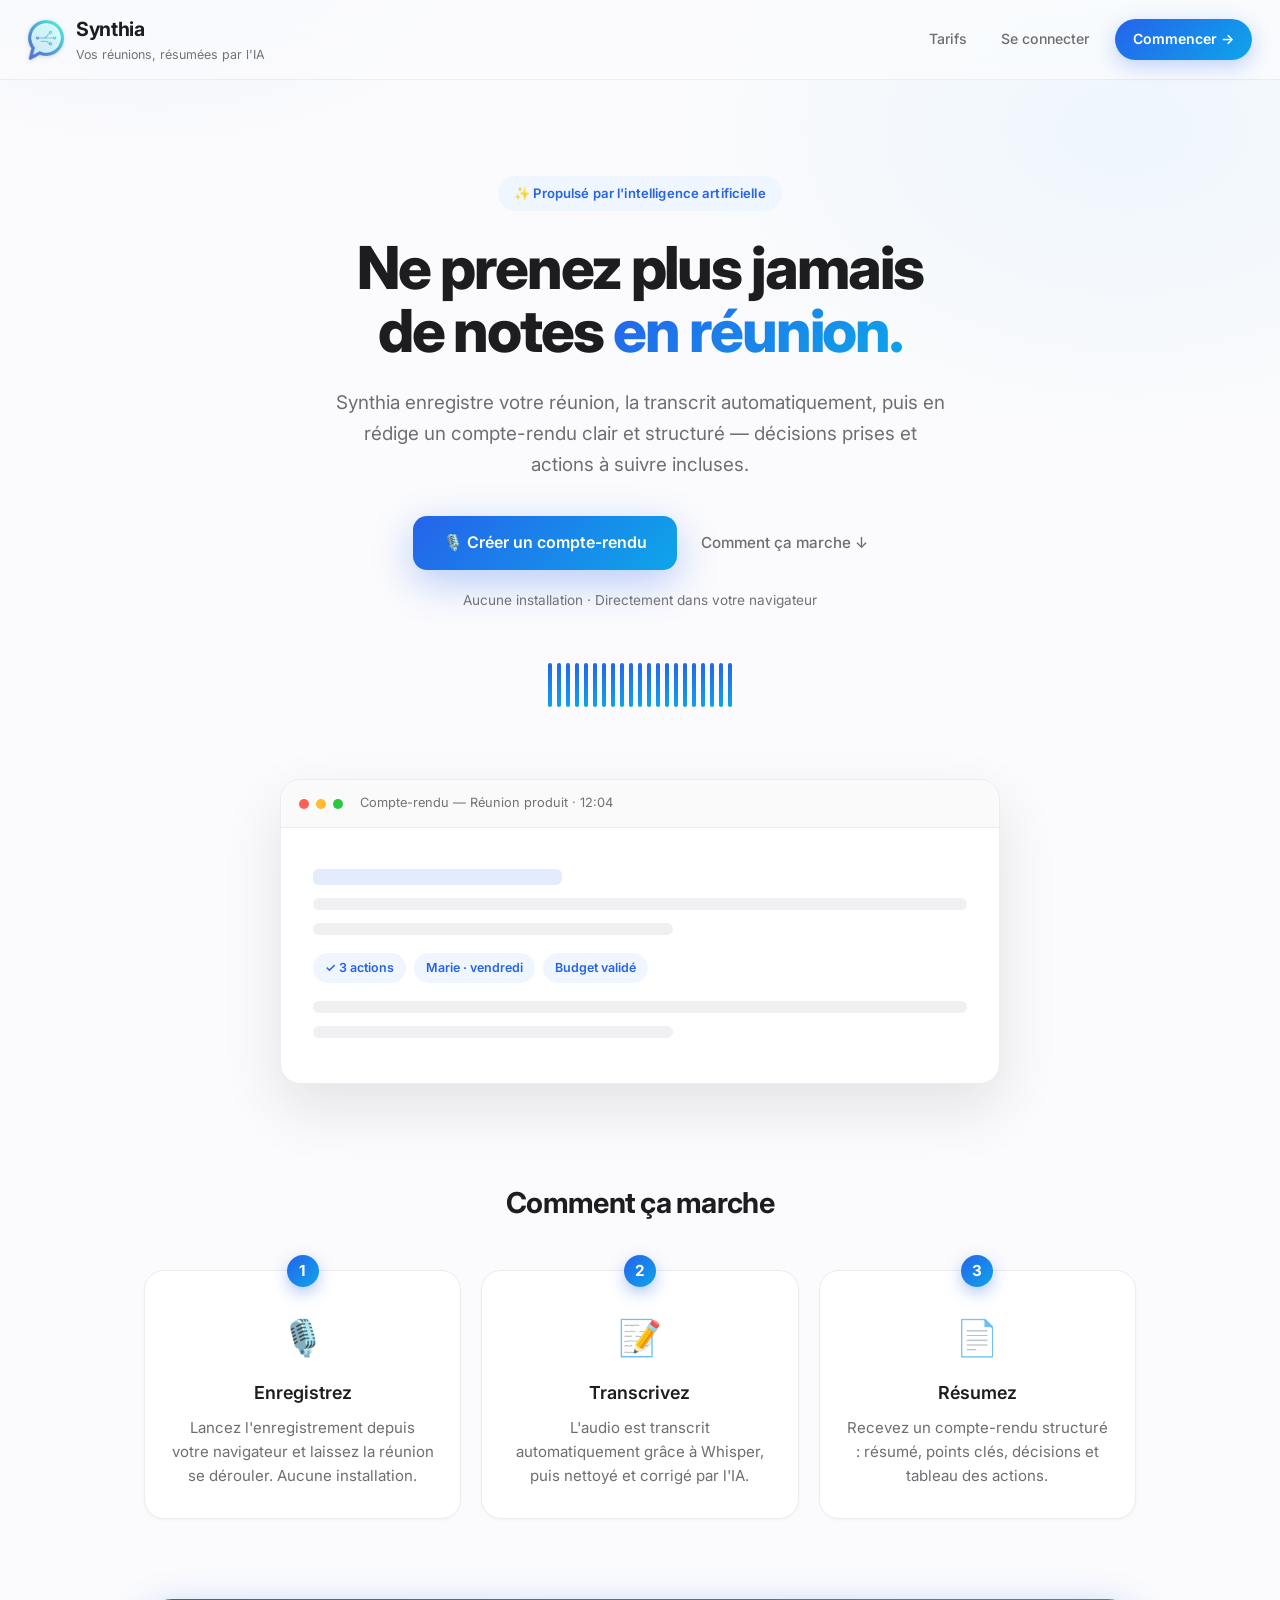
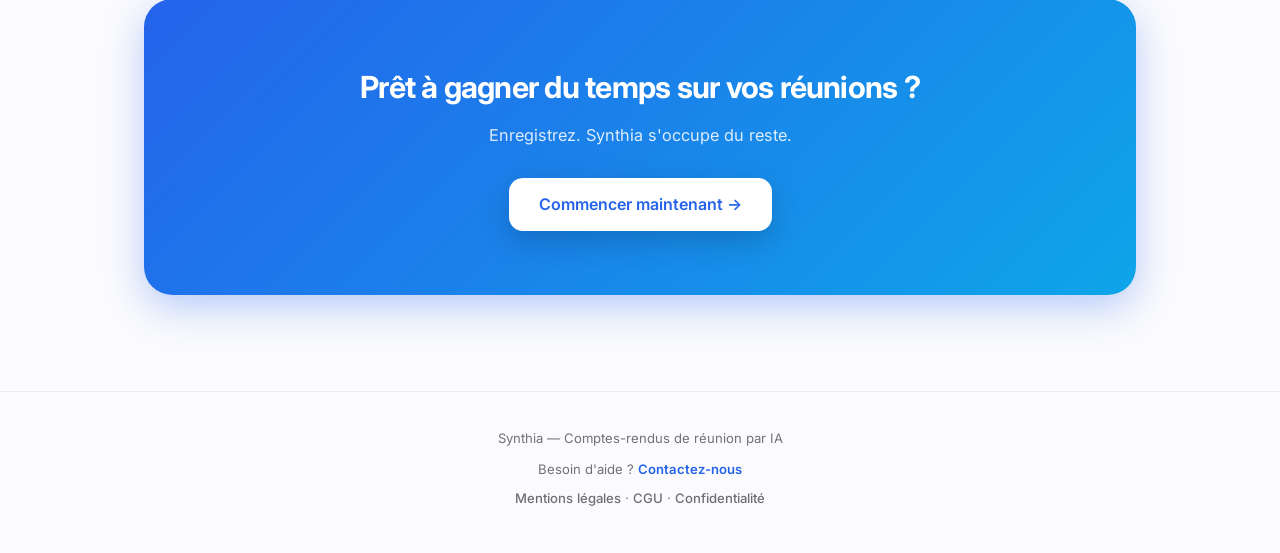
<file: index.html>
<!DOCTYPE html>
<html lang="fr">
<head>
  <meta charset="UTF-8">
  <meta name="viewport" content="width=device-width, initial-scale=1.0">
  <title>Synthia — Vos réunions, résumées par l'IA</title>
  <meta name="description" content="Enregistrez votre réunion : Synthia la transcrit et rédige un compte-rendu structuré avec les décisions et les actions à suivre.">
  <!-- Aperçu lors d'un partage (Slack, LinkedIn, etc.) -->
  <meta property="og:type" content="website">
  <meta property="og:site_name" content="Synthia">
  <meta property="og:title" content="Synthia — Vos réunions, résumées par l'IA">
  <meta property="og:description" content="Enregistrez votre réunion : transcription automatique, compte-rendu structuré, décisions et actions à suivre.">
  <meta property="og:image" content="https://synthia-hvl1.onrender.com/og-image.png">
  <meta property="og:url" content="https://synthia-hvl1.onrender.com/">
  <meta name="twitter:card" content="summary">
  <link rel="preconnect" href="https://fonts.googleapis.com">
  <link rel="preconnect" href="https://fonts.gstatic.com" crossorigin>
  <link href="https://fonts.googleapis.com/css2?family=Inter:wght@400;500;600;700;800&display=swap" rel="stylesheet">
      <link rel="icon" href="favicon.ico?v=2" sizes="any">
  <link rel="icon" href="favicon-32.png?v=2" type="image/png" sizes="32x32">
  <link rel="apple-touch-icon" href="apple-touch-icon.png?v=2">
  <link rel="manifest" href="manifest.json">
  <meta name="theme-color" content="#2563eb">
  <link rel="stylesheet" href="style.css?v=20260708">
  <script src="config.js?v=20260708"></script>
  <script>document.documentElement.classList.add("js");</script>
  <script src="nav.js?v=20260708" defer></script>
</head>
<body class="page-landing">
  <header data-nav></header>

  <main>
    <!-- Hero -->
    <section class="hero">
      <span class="eyebrow rise">✨ Propulsé par l'intelligence artificielle</span>
      <h2 class="hero-titre rise d1">Ne prenez plus jamais<br>de notes <span class="grad-text">en réunion.</span></h2>
      <p class="hero-pitch rise d2">
        Synthia enregistre votre réunion, la transcrit automatiquement, puis en rédige
        un compte-rendu clair et structuré — décisions prises et actions à suivre incluses.
      </p>
      <div class="hero-actions rise d3">
        <a href="app.html" class="cta">🎙️ Créer un compte-rendu</a>
        <a href="#etapes" class="lien-doux">Comment ça marche ↓</a>
      </div>
      <p class="hero-note rise d4">Aucune installation · Directement dans votre navigateur</p>
      <div class="hero-wave rise d4" aria-hidden="true">
        <span style="--i:0"></span><span style="--i:1"></span><span style="--i:2"></span>
        <span style="--i:3"></span><span style="--i:4"></span><span style="--i:5"></span>
        <span style="--i:6"></span><span style="--i:7"></span><span style="--i:8"></span>
        <span style="--i:9"></span><span style="--i:10"></span><span style="--i:11"></span>
        <span style="--i:12"></span><span style="--i:13"></span><span style="--i:14"></span>
        <span style="--i:15"></span><span style="--i:16"></span><span style="--i:17"></span>
        <span style="--i:18"></span><span style="--i:19"></span><span style="--i:20"></span>
      </div>
    </section>

    <!-- Vitrine produit (fenêtre factice, purement décorative) -->
    <section class="vitrine reveal" aria-hidden="true">
      <div class="fenetre">
        <div class="fenetre-barre">
          <span></span><span></span><span></span>
          <em>Compte-rendu — Réunion produit · 12:04</em>
        </div>
        <div class="fenetre-corps">
          <div class="ligne titre"></div>
          <div class="ligne"></div>
          <div class="ligne courte"></div>
          <div class="chips">
            <span class="chip">✓ 3 actions</span>
            <span class="chip">Marie · vendredi</span>
            <span class="chip">Budget validé</span>
          </div>
          <div class="ligne"></div>
          <div class="ligne courte"></div>
        </div>
      </div>
    </section>

    <!-- Comment ça marche -->
    <section id="etapes" class="section-etapes">
      <div class="conteneur">
        <h3 class="section-titre reveal">Comment ça marche</h3>
        <div class="etapes">
          <article class="etape reveal d1">
            <div class="etape-numero">1</div>
            <div class="etape-icone">🎙️</div>
            <h4>Enregistrez</h4>
            <p>Lancez l'enregistrement depuis votre navigateur et laissez la réunion se dérouler. Aucune installation.</p>
          </article>
          <article class="etape reveal d2">
            <div class="etape-numero">2</div>
            <div class="etape-icone">📝</div>
            <h4>Transcrivez</h4>
            <p>L'audio est transcrit automatiquement grâce à Whisper, puis nettoyé et corrigé par l'IA.</p>
          </article>
          <article class="etape reveal d3">
            <div class="etape-numero">3</div>
            <div class="etape-icone">📄</div>
            <h4>Résumez</h4>
            <p>Recevez un compte-rendu structuré : résumé, points clés, décisions et tableau des actions.</p>
          </article>
        </div>
      </div>
    </section>

    <!-- CTA final -->
    <section class="section-fin">
      <div class="conteneur">
        <div class="bande-cta reveal">
          <h3>Prêt à gagner du temps sur vos réunions ?</h3>
          <p>Enregistrez. Synthia s'occupe du reste.</p>
          <a href="app.html" class="cta cta-inverse">Commencer maintenant →</a>
        </div>
      </div>
    </section>
  </main>

  <footer class="pied" data-pied></footer>

  <script>
    // Révélation au scroll (décoratif uniquement)
    const observateur = new IntersectionObserver((entrees) => {
      entrees.forEach((e) => {
        if (e.isIntersecting) {
          e.target.classList.add("visible");
          observateur.unobserve(e.target);
        }
      });
    }, { threshold: 0.15 });
    document.querySelectorAll(".reveal").forEach((el) => observateur.observe(el));
  </script>
</body>
</html>
</file>
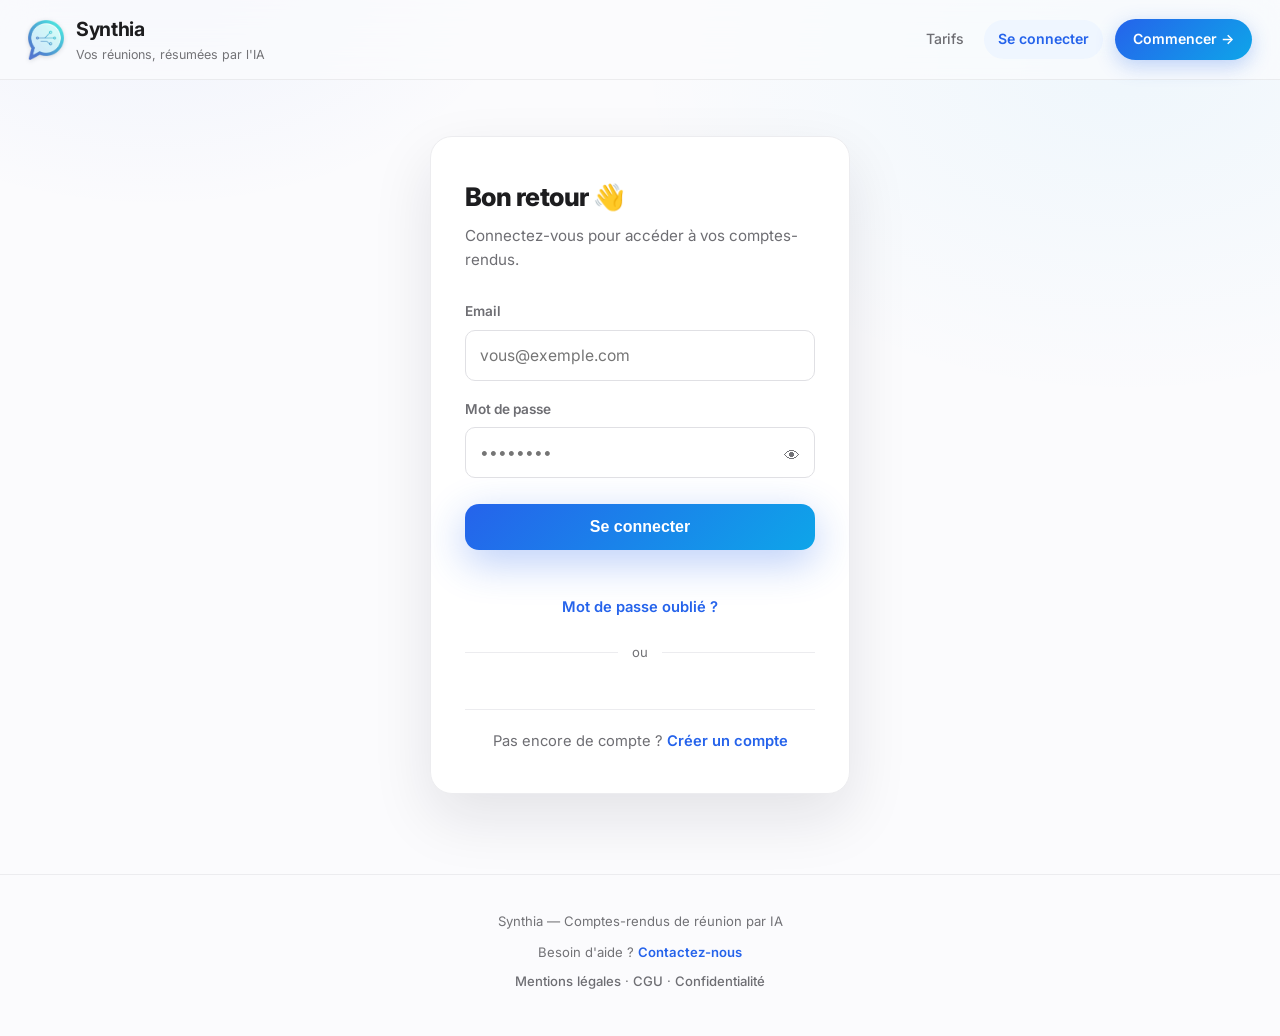
<file: app.html>
<!DOCTYPE html>
<html lang="fr">
<head>
  <meta charset="UTF-8">
  <meta name="viewport" content="width=device-width, initial-scale=1.0">
  <title>Synthia — Nouvelle réunion</title>
  <link rel="preconnect" href="https://fonts.googleapis.com">
  <link rel="preconnect" href="https://fonts.gstatic.com" crossorigin>
  <link href="https://fonts.googleapis.com/css2?family=Inter:wght@400;500;600;700;800&display=swap" rel="stylesheet">
      <link rel="icon" href="favicon.ico?v=2" sizes="any">
  <link rel="icon" href="favicon-32.png?v=2" type="image/png" sizes="32x32">
  <link rel="apple-touch-icon" href="apple-touch-icon.png?v=2">
  <link rel="manifest" href="manifest.json">
  <meta name="theme-color" content="#2563eb">
  <link rel="stylesheet" href="style.css?v=20260708">
  <script src="config.js?v=20260708"></script>
  <script src="auth.js?v=20260708"></script>
  <!-- Page protégée : sans jeton valide, on redirige vers la connexion. -->
  <script>exigerAuth();</script>
  <script src="nav.js?v=20260708" defer></script>
</head>
<body class="page-record">
  <header data-nav></header>

  <main class="scene">
    <div class="enregistreur">
      <p class="etat-label rise" id="etatLabel">Prêt à enregistrer</p>

      <!-- Bouton micro central (bascule enregistrer / stop) -->
      <button id="btnMicro" class="btn-micro rise d1" aria-label="Démarrer l'enregistrement">
        <!-- icône micro -->
        <svg class="icone-micro" viewBox="0 0 24 24" fill="none" stroke="currentColor" stroke-width="2" stroke-linecap="round" stroke-linejoin="round">
          <path d="M12 1a3 3 0 0 0-3 3v8a3 3 0 0 0 6 0V4a3 3 0 0 0-3-3z"></path>
          <path d="M19 10v2a7 7 0 0 1-14 0v-2"></path>
          <line x1="12" y1="19" x2="12" y2="23"></line>
          <line x1="8" y1="23" x2="16" y2="23"></line>
        </svg>
        <!-- icône stop -->
        <svg class="icone-stop" viewBox="0 0 24 24" fill="currentColor">
          <rect x="6" y="6" width="12" height="12" rx="3"></rect>
        </svg>
      </button>

      <!-- Waveform (visible pendant l'enregistrement) -->
      <div class="waveform cache" id="waveform" aria-hidden="true"></div>

      <!-- Chrono -->
      <p class="timer cache" id="timer">00:00</p>

      <!-- Sous-texte d'aide -->
      <p class="sous-texte rise d2" id="sousTexte">Cliquez sur le micro pour démarrer</p>

      <!-- Réglages discrets -->
      <div class="reglages rise d3" id="reglages">
        <div class="reglage">
          <label for="typeReunion">Type de réunion</label>
          <select id="typeReunion">
            <option value="suivi">Suivi / avancement</option>
            <option value="echange_externe">Échange externe</option>
            <option value="decision">Prise de décision</option>
            <option value="projet">Travail de projet</option>
            <option value="general">Général / autre</option>
          </select>
        </div>
        <div class="reglage">
          <label for="format">Format</label>
          <select id="format">
            <option value="concis">Concis (l'essentiel)</option>
            <option value="détaillé">Détaillé (complet)</option>
          </select>
        </div>
        <div class="reglage">
          <label for="langue">Langue de l'audio</label>
          <select id="langue">
            <option value="">Automatique (détection)</option>
            <option value="fr">Français</option>
            <option value="en">Anglais</option>
            <option value="es">Espagnol</option>
            <option value="de">Allemand</option>
            <option value="it">Italien</option>
            <option value="pt">Portugais</option>
            <option value="nl">Néerlandais</option>
            <option value="ar">Arabe</option>
            <option value="ja">Japonais</option>
            <option value="zh">Chinois</option>
          </select>
        </div>
      </div>
    </div>
  </main>

  <!-- Overlay de chargement (après Stop, pendant le traitement backend) -->
  <div class="overlay-chargement cache" id="overlayChargement">
    <div class="ondes-chargement">
      <span></span><span></span><span></span><span></span><span></span>
    </div>
    <p class="texte-chargement" id="texteChargement">Analyse de votre réunion en cours…</p>
    <div class="barre-progression">
      <div class="barre-remplissage" id="barreRemplissage"></div>
    </div>
    <p class="pourcentage" id="pourcentageTexte">0 %</p>
    <p class="sous-chargement">Les longues réunions sont découpées, puis résumées partie par partie.</p>
    <p class="erreur-chargement cache" id="erreurChargement"></p>
    <a href="tarifs.html" class="cta cache" id="erreurCtaTarifs" style="margin-top: 6px;">Voir les offres →</a>
  </div>

  <script>
    // ---- Pré-remplissage des réglages avec les préférences de l'utilisateur ----
    (async () => {
      try {
        const reponse = await fetchAuth(API_BASE_URL + "/preferences");
        const prefs = await reponse.json();
        document.getElementById("typeReunion").value = prefs.type_reunion;
        document.getElementById("format").value = prefs.format;
      } catch (erreur) {
        // Échec silencieux : on garde simplement les valeurs par défaut des select.
      }
    })();

    // ---- Éléments ----
    const btnMicro = document.getElementById("btnMicro");
    const etatLabel = document.getElementById("etatLabel");
    const sousTexte = document.getElementById("sousTexte");
    const reglages = document.getElementById("reglages");
    const waveform = document.getElementById("waveform");
    const timerEl = document.getElementById("timer");
    const overlay = document.getElementById("overlayChargement");
    const erreurChargement = document.getElementById("erreurChargement");
    const texteChargement = document.getElementById("texteChargement");
    const barreRemplissage = document.getElementById("barreRemplissage");
    const pourcentageTexte = document.getElementById("pourcentageTexte");

    // ---- État / variables ----
    let etat = "idle"; // idle | recording
    let mediaRecorder;
    let morceauxAudio = [];
    let flux;

    // Waveform réactive (Web Audio)
    let audioCtx, analyser, rafId;
    const NB_BARRES = 32;
    const barres = [];

    // On génère les barres de la waveform une fois
    for (let i = 0; i < NB_BARRES; i++) {
      const b = document.createElement("span");
      b.className = "barre";
      b.style.setProperty("--i", i);
      waveform.appendChild(b);
      barres.push(b);
    }

    // Chrono
    let secondes = 0, timerInterval;

    // ---- Clic sur le micro : bascule ----
    btnMicro.onclick = function () {
      if (etat === "idle") demarrerEnregistrement();
      else if (etat === "recording") arreterEnregistrement();
    };

    // ---- Démarrer (logique MediaRecorder inchangée) ----
    async function demarrerEnregistrement() {
      flux = await navigator.mediaDevices.getUserMedia({ audio: true });
      mediaRecorder = new MediaRecorder(flux);
      morceauxAudio = [];

      mediaRecorder.ondataavailable = (event) => morceauxAudio.push(event.data);

      mediaRecorder.onstop = async function () {
        const blobAudio = new Blob(morceauxAudio, { type: "audio/webm" });
        passerEnChargement();
        await envoyerAuBackend(blobAudio);
      };

      mediaRecorder.start();
      demarrerWaveform();
      demarrerTimer();
      passerEnEnregistrement();
    }

    // ---- Arrêter ----
    function arreterEnregistrement() {
      mediaRecorder.stop();               // déclenche onstop -> envoyerAuBackend
      flux.getTracks().forEach((t) => t.stop());
      arreterWaveform();
      arreterTimer();
    }

    // ---- Envoi au backend en mode ASYNCHRONE + suivi de progression ----
    async function envoyerAuBackend(blobAudio) {
      const typeReunion = document.getElementById("typeReunion").value;
      const format = document.getElementById("format").value;

      const donnees = new FormData();
      donnees.append("fichier", blobAudio, "enregistrement.webm");
      donnees.append("type_reunion", typeReunion);
      donnees.append("format", format);
      const langue = document.getElementById("langue").value;
      if (langue) donnees.append("langue", langue);  // vide = détection auto

      try {
        // 1. On lance le traitement : le backend répond aussitôt avec un job_id
        const reponse = await fetchAuth(API_BASE_URL + "/transcrire-async", {
          method: "POST",
          body: donnees,
        });
        const donneesJob = await reponse.json();

        // Quota mensuel dépassé (402) : on bloque avec un message clair, pas
        // d'appel Groq/Gemini n'a été fait côté serveur dans ce cas.
        if (reponse.status === 402) {
          afficherBlocageQuota(donneesJob.detail);
          return;
        }
        if (!reponse.ok) {
          afficherErreurChargement(donneesJob.detail || "Le serveur a refusé la demande.");
          return;
        }

        // 2. On suit la progression jusqu'à la fin
        suivreProgression(donneesJob.job_id, typeReunion, format);
      } catch (erreur) {
        afficherErreurChargement(erreur);
      }
    }

    // ---- Estimation du temps restant, basée sur la vitesse observée ----
    // On garde les premiers/derniers relevés (instant, %) et on extrapole.
    let etaDebut = null;
    function estimerRestant(pourcentage) {
      const maintenant = Date.now();
      if (etaDebut === null || pourcentage <= 0) {
        etaDebut = { t: maintenant, p: pourcentage };
        return "";
      }
      const progression = pourcentage - etaDebut.p;
      if (progression < 3) return "";           // pas assez de recul pour estimer
      const msParPoint = (maintenant - etaDebut.t) / progression;
      const restantS = Math.round((100 - pourcentage) * msParPoint / 1000);
      if (restantS < 10) return "quelques secondes restantes";
      if (restantS < 90) return `~${Math.max(10, Math.round(restantS / 10) * 10)} s restantes`;
      return `~${Math.round(restantS / 60)} min restantes`;
    }

    // ---- Interrogation régulière de la progression (toutes les ~1 s) ----
    function suivreProgression(jobId, typeReunion, format) {
      etaDebut = null;
      const sonder = async function () {
        try {
          const reponse = await fetchAuth(API_BASE_URL + "/progression/" + jobId);
          const p = await reponse.json();

          if (p.statut === "termine") {
            majBarre(100, p.message || "Compte-rendu prêt !");
            const r = p.resultat || {};
            const donneesResultat = {
              id: r.id,   // permet l'envoi par email et le rechargement ?id=
              texte_brut: r.texte_brut || "",
              texte: r.texte || "",
              compte_rendu: r.compte_rendu || "",
              actions: r.actions || [],
              type_reunion: typeReunion,
              format: format,
              date: new Date().toISOString(),
            };
            sessionStorage.setItem("synthia_resultat", JSON.stringify(donneesResultat));
            window.location.href = "resultat.html";
            return;
          }

          if (p.statut === "erreur" || p.statut === "inconnu") {
            afficherErreurChargement(p.erreur || "Traitement interrompu.");
            return;
          }

          // Toujours en cours : on met à jour la barre et on re-sonde
          majBarre(p.pourcentage || 0, p.message || "Traitement en cours…");
          setTimeout(sonder, 1000);
        } catch (erreur) {
          afficherErreurChargement(erreur);
        }
      };
      sonder();
    }

    // ---- Mise à jour visuelle de la barre + du message ----
    function majBarre(pourcentage, message) {
      barreRemplissage.style.width = pourcentage + "%";
      const restant = pourcentage > 0 && pourcentage < 100 ? estimerRestant(pourcentage) : "";
      pourcentageTexte.textContent = pourcentage + " %" + (restant ? "  ·  " + restant : "");
      texteChargement.textContent = message;
    }

    function afficherErreurChargement(erreur) {
      const estTexte = typeof erreur === "string";
      erreurChargement.textContent = estTexte
        ? "❌ " + erreur
        : "❌ Nous n'avons pas pu traiter votre réunion. Vérifiez votre connexion internet, puis réessayez.";
      erreurChargement.classList.remove("cache");
      console.error(erreur);
    }

    // Cas spécifique : quota mensuel atteint (402). On affiche le message du
    // backend + un lien direct vers les offres, sans jargon technique.
    function afficherBlocageQuota(detail) {
      erreurChargement.textContent = "🔒 " + (detail || "Quota mensuel atteint.");
      erreurChargement.classList.remove("cache");
      document.getElementById("erreurCtaTarifs").classList.remove("cache");
    }

    // ================= États visuels =================
    const TITRE_NORMAL = document.title;

    function passerEnEnregistrement() {
      etat = "recording";
      btnMicro.classList.add("enregistre");
      btnMicro.setAttribute("aria-label", "Arrêter l'enregistrement");
      etatLabel.textContent = "Enregistrement en cours";
      sousTexte.textContent = "Cliquez à nouveau (ou appuyez sur Espace) pour terminer";
      reglages.classList.add("cache");
      waveform.classList.remove("cache");
      timerEl.classList.remove("cache");
      // Indicateur dans l'onglet : on garde le fil même en changeant de fenêtre.
      document.title = "🔴 Enregistrement — Synthia";
    }

    function passerEnChargement() {
      etat = "processing";
      overlay.classList.remove("cache");
      document.title = TITRE_NORMAL;
    }

    // ---- Raccourci clavier : Espace démarre/arrête l'enregistrement ----
    document.addEventListener("keydown", (e) => {
      if (e.code !== "Space") return;
      const cible = e.target;
      // On n'intercepte pas la barre espace dans un champ de saisie.
      if (cible.closest("input, select, textarea, [contenteditable]")) return;
      if (etat !== "idle" && etat !== "recording") return;
      e.preventDefault();
      btnMicro.click();
    });

    // ================= Waveform réactive =================
    function demarrerWaveform() {
      try {
        audioCtx = new (window.AudioContext || window.webkitAudioContext)();
        const source = audioCtx.createMediaStreamSource(flux);
        analyser = audioCtx.createAnalyser();
        analyser.fftSize = 64; // 32 bandes de fréquences
        source.connect(analyser);

        const donnees = new Uint8Array(analyser.frequencyBinCount);
        const animer = function () {
          rafId = requestAnimationFrame(animer);
          analyser.getByteFrequencyData(donnees);
          for (let i = 0; i < barres.length; i++) {
            const v = donnees[i] / 255;
            barres[i].style.transform = "scaleY(" + Math.max(0.08, v) + ")";
          }
        };
        animer();
      } catch (e) {
        // Repli : animation CSS si Web Audio indisponible
        waveform.classList.add("anime-css");
      }
    }

    function arreterWaveform() {
      if (rafId) cancelAnimationFrame(rafId);
      if (audioCtx) audioCtx.close();
      waveform.classList.remove("anime-css");
    }

    // ================= Chrono =================
    function demarrerTimer() {
      secondes = 0;
      majTimer();
      timerInterval = setInterval(function () {
        secondes++;
        majTimer();
      }, 1000);
    }
    function arreterTimer() {
      clearInterval(timerInterval);
    }
    function majTimer() {
      const m = String(Math.floor(secondes / 60)).padStart(2, "0");
      const s = String(secondes % 60).padStart(2, "0");
      timerEl.textContent = m + ":" + s;
    }
  </script>
  <footer class="pied" data-pied></footer>
</body>
</html>
</file>
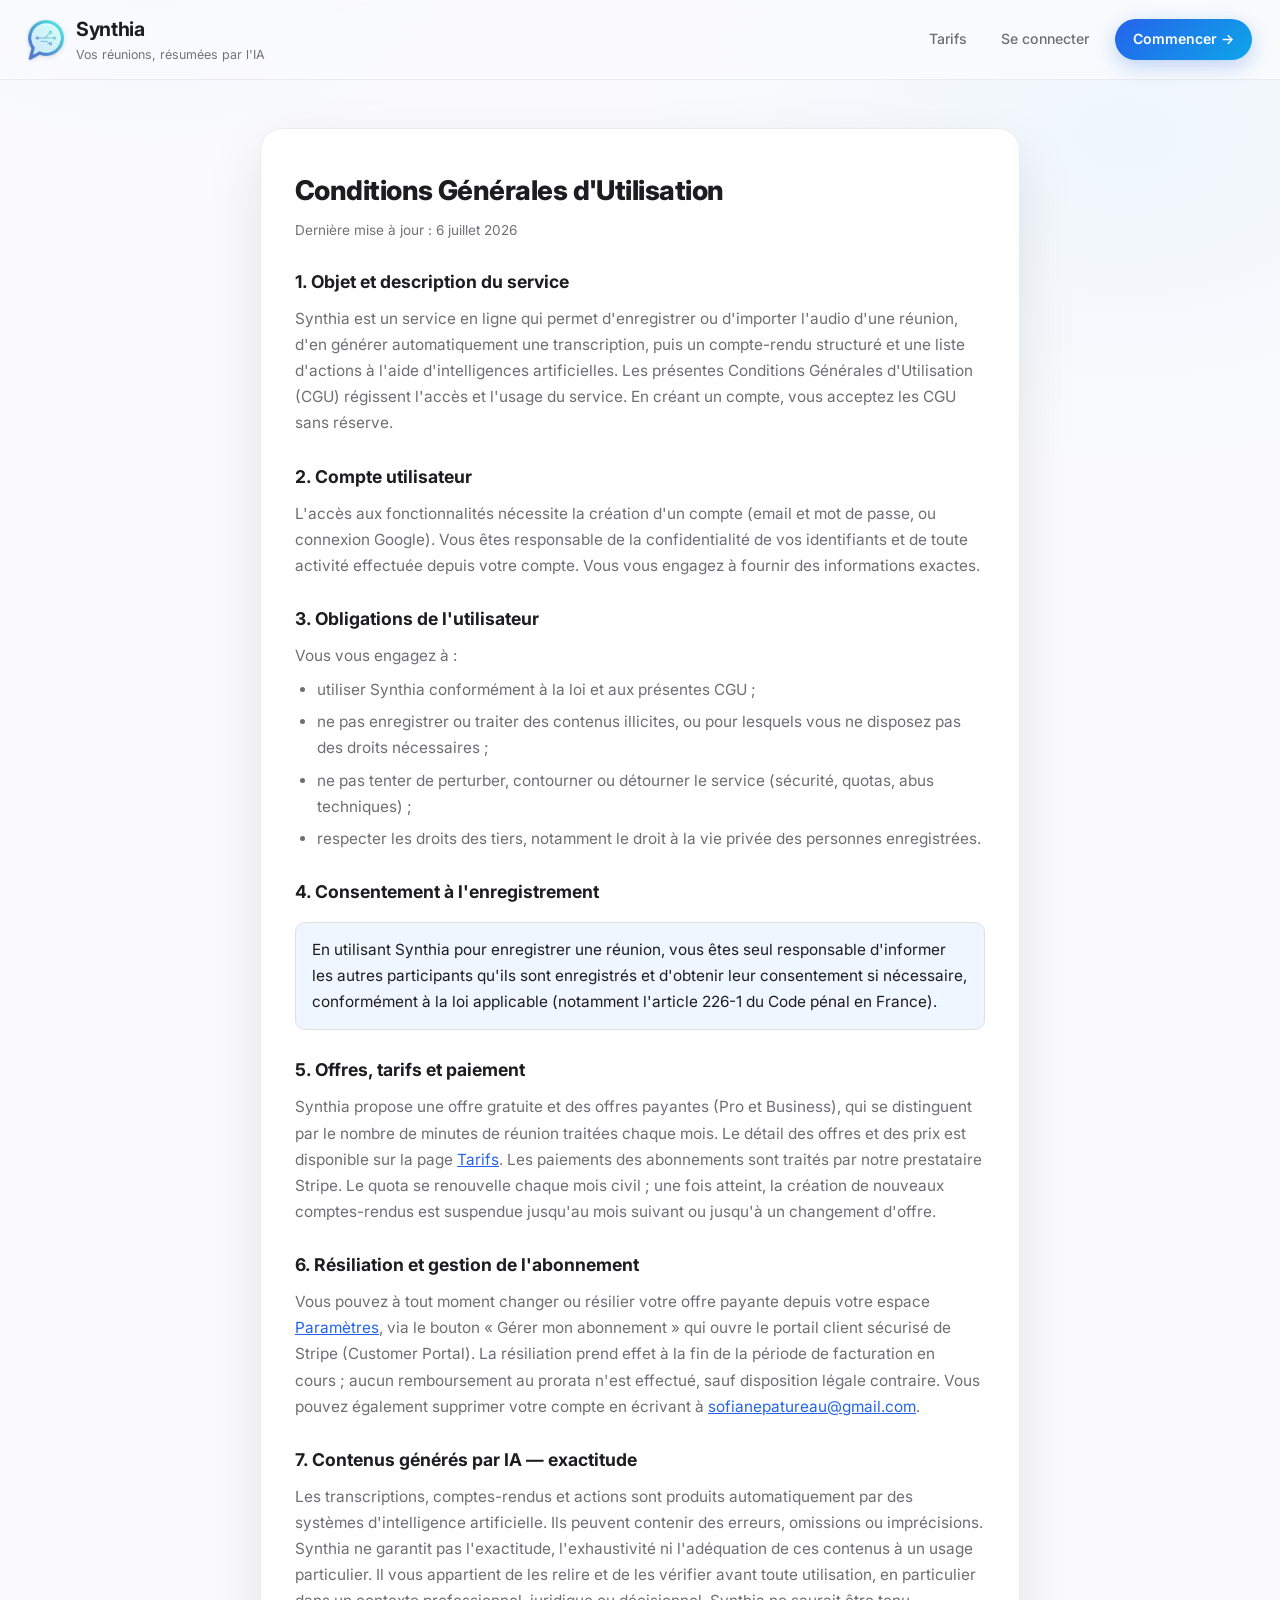
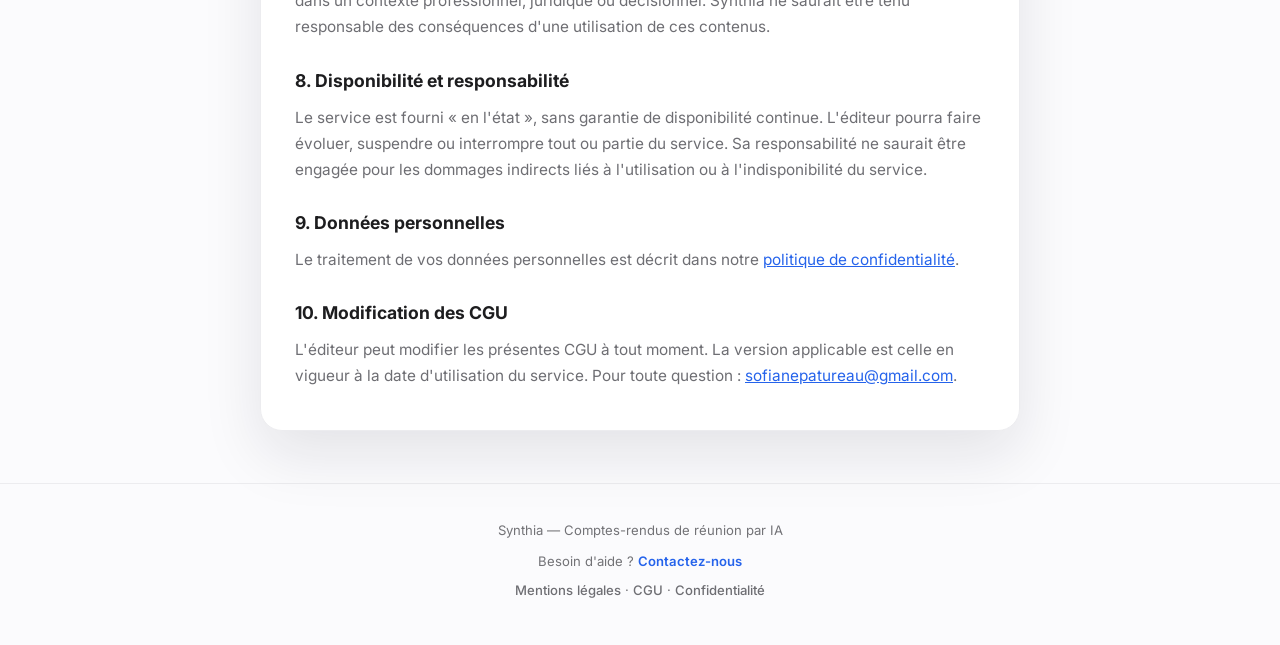
<file: cgu.html>
<!DOCTYPE html>
<html lang="fr">
<head>
  <meta charset="UTF-8">
  <meta name="viewport" content="width=device-width, initial-scale=1.0">
  <title>Synthia — Conditions Générales d'Utilisation</title>
  <link rel="preconnect" href="https://fonts.googleapis.com">
  <link rel="preconnect" href="https://fonts.gstatic.com" crossorigin>
  <link href="https://fonts.googleapis.com/css2?family=Inter:wght@400;500;600;700;800&display=swap" rel="stylesheet">
      <link rel="icon" href="favicon.ico?v=2" sizes="any">
  <link rel="icon" href="favicon-32.png?v=2" type="image/png" sizes="32x32">
  <link rel="apple-touch-icon" href="apple-touch-icon.png?v=2">
  <link rel="manifest" href="manifest.json">
  <meta name="theme-color" content="#2563eb">
  <link rel="stylesheet" href="style.css?v=20260708">
  <script src="config.js?v=20260708"></script>
  <script src="nav.js?v=20260708" defer></script>
</head>
<body>
  <header data-nav></header>

  <main class="conteneur legal-main">
    <article class="carte-auth carte-legal rise">
      <h1>Conditions Générales d'Utilisation</h1>
      <p class="legal-maj">Dernière mise à jour : 6 juillet 2026</p>

      <h2>1. Objet et description du service</h2>
      <p>
        Synthia est un service en ligne qui permet d'enregistrer ou d'importer l'audio d'une
        réunion, d'en générer automatiquement une transcription, puis un compte-rendu structuré
        et une liste d'actions à l'aide d'intelligences artificielles. Les présentes Conditions
        Générales d'Utilisation (CGU) régissent l'accès et l'usage du service. En créant un
        compte, vous acceptez les CGU sans réserve.
      </p>

      <h2>2. Compte utilisateur</h2>
      <p>
        L'accès aux fonctionnalités nécessite la création d'un compte (email et mot de passe, ou
        connexion Google). Vous êtes responsable de la confidentialité de vos identifiants et de
        toute activité effectuée depuis votre compte. Vous vous engagez à fournir des
        informations exactes.
      </p>

      <h2>3. Obligations de l'utilisateur</h2>
      <p>Vous vous engagez à&nbsp;:</p>
      <ul>
        <li>utiliser Synthia conformément à la loi et aux présentes CGU&nbsp;;</li>
        <li>ne pas enregistrer ou traiter des contenus illicites, ou pour lesquels vous ne
          disposez pas des droits nécessaires&nbsp;;</li>
        <li>ne pas tenter de perturber, contourner ou détourner le service (sécurité, quotas,
          abus techniques)&nbsp;;</li>
        <li>respecter les droits des tiers, notamment le droit à la vie privée des personnes
          enregistrées.</li>
      </ul>

      <h2>4. Consentement à l'enregistrement</h2>
      <p class="legal-important">
        En utilisant Synthia pour enregistrer une réunion, vous êtes seul responsable d'informer
        les autres participants qu'ils sont enregistrés et d'obtenir leur consentement si
        nécessaire, conformément à la loi applicable (notamment l'article 226-1 du Code pénal en
        France).
      </p>

      <h2>5. Offres, tarifs et paiement</h2>
      <p>
        Synthia propose une offre gratuite et des offres payantes (Pro et Business), qui se
        distinguent par le nombre de minutes de réunion traitées chaque mois. Le détail des
        offres et des prix est disponible sur la page
        <a href="tarifs.html">Tarifs</a>. Les paiements des abonnements sont traités par notre
        prestataire Stripe. Le quota se renouvelle chaque mois civil&nbsp;; une fois atteint, la
        création de nouveaux comptes-rendus est suspendue jusqu'au mois suivant ou jusqu'à un
        changement d'offre.
      </p>

      <h2>6. Résiliation et gestion de l'abonnement</h2>
      <p>
        Vous pouvez à tout moment changer ou résilier votre offre payante depuis votre espace
        <a href="parametres.html">Paramètres</a>, via le bouton « Gérer mon abonnement » qui
        ouvre le portail client sécurisé de Stripe (Customer Portal). La résiliation prend effet
        à la fin de la période de facturation en cours&nbsp;; aucun remboursement au prorata
        n'est effectué, sauf disposition légale contraire. Vous pouvez également supprimer votre
        compte en écrivant à
        <a href="mailto:sofianepatureau@gmail.com">sofianepatureau@gmail.com</a>.
      </p>

      <h2>7. Contenus générés par IA — exactitude</h2>
      <p>
        Les transcriptions, comptes-rendus et actions sont produits automatiquement par des
        systèmes d'intelligence artificielle. Ils peuvent contenir des erreurs, omissions ou
        imprécisions. Synthia ne garantit pas l'exactitude, l'exhaustivité ni l'adéquation de
        ces contenus à un usage particulier. Il vous appartient de les relire et de les vérifier
        avant toute utilisation, en particulier dans un contexte professionnel, juridique ou
        décisionnel. Synthia ne saurait être tenu responsable des conséquences d'une utilisation
        de ces contenus.
      </p>

      <h2>8. Disponibilité et responsabilité</h2>
      <p>
        Le service est fourni « en l'état », sans garantie de disponibilité continue. L'éditeur
        pourra faire évoluer, suspendre ou interrompre tout ou partie du service. Sa
        responsabilité ne saurait être engagée pour les dommages indirects liés à l'utilisation
        ou à l'indisponibilité du service.
      </p>

      <h2>9. Données personnelles</h2>
      <p>
        Le traitement de vos données personnelles est décrit dans notre
        <a href="confidentialite.html">politique de confidentialité</a>.
      </p>

      <h2>10. Modification des CGU</h2>
      <p>
        L'éditeur peut modifier les présentes CGU à tout moment. La version applicable est celle
        en vigueur à la date d'utilisation du service. Pour toute question&nbsp;:
        <a href="mailto:sofianepatureau@gmail.com">sofianepatureau@gmail.com</a>.
      </p>
    </article>
  </main>

  <footer class="pied" data-pied></footer>
</body>
</html>
</file>
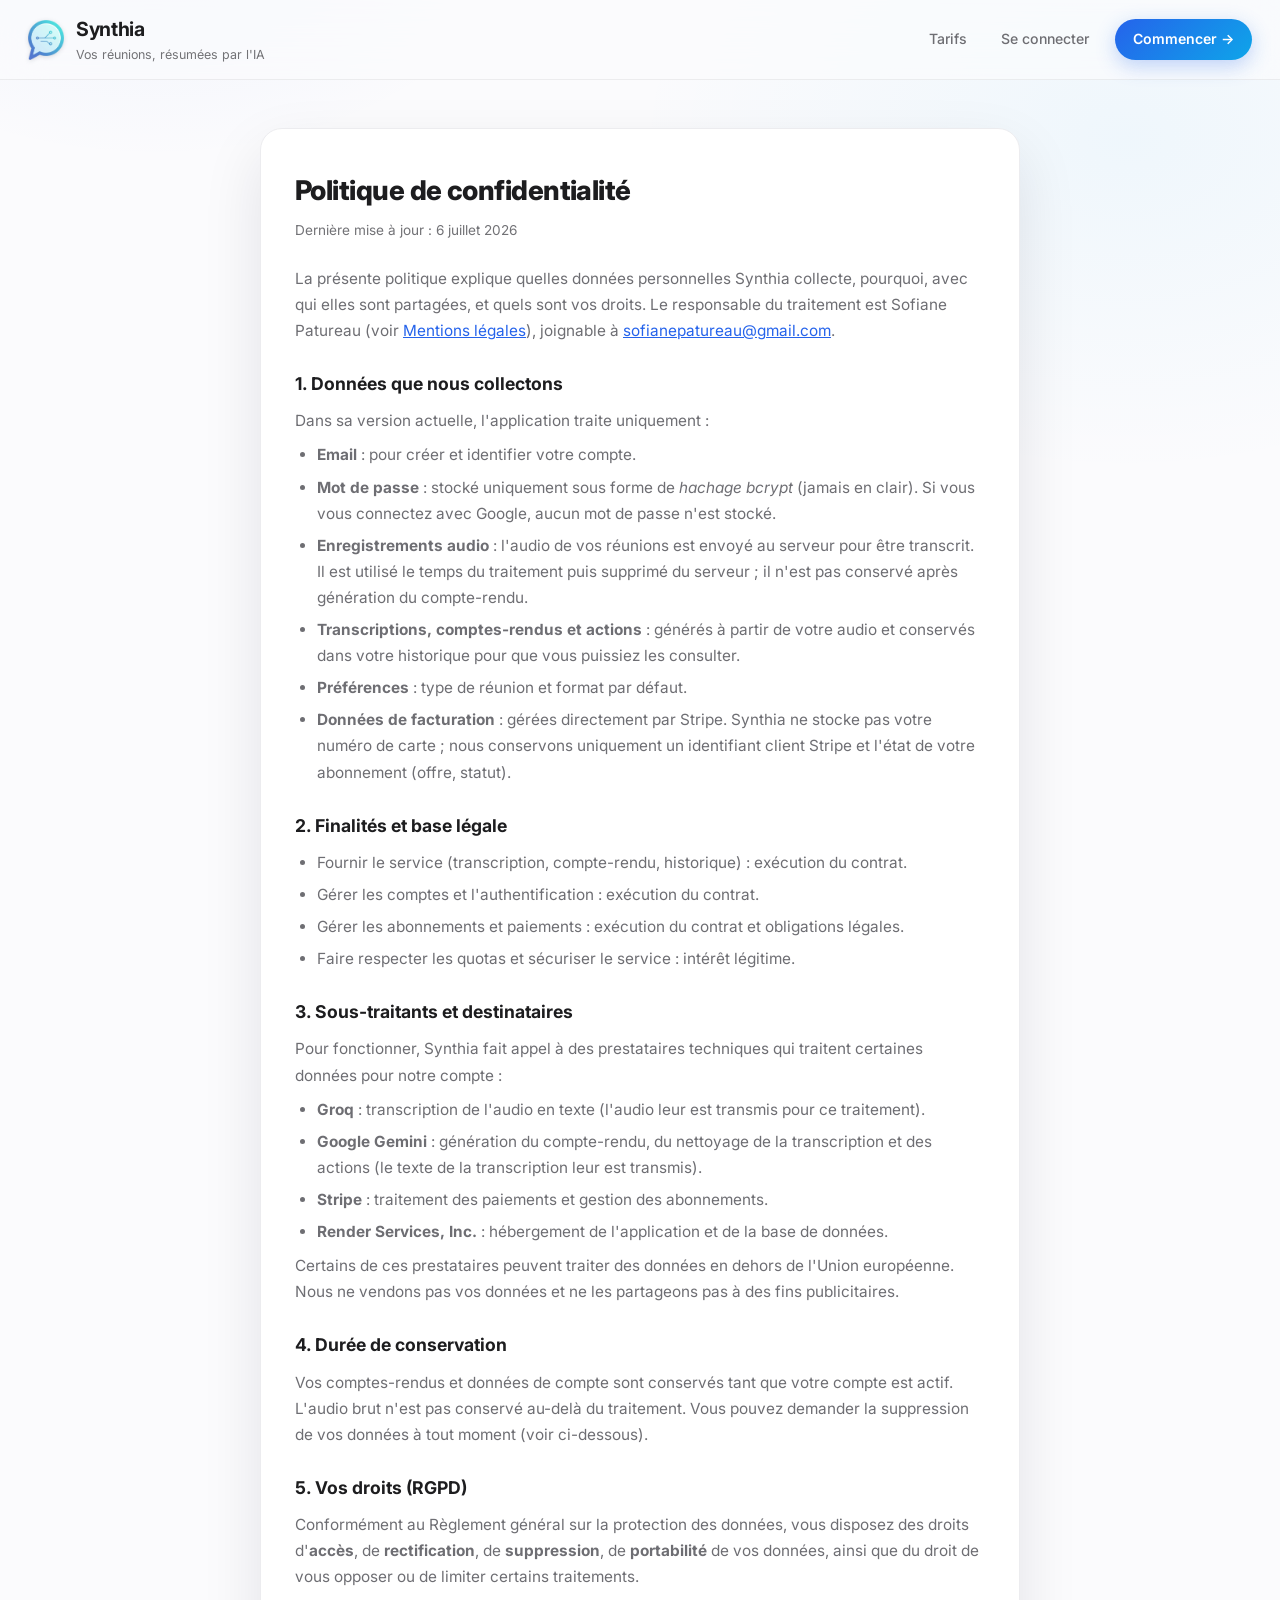
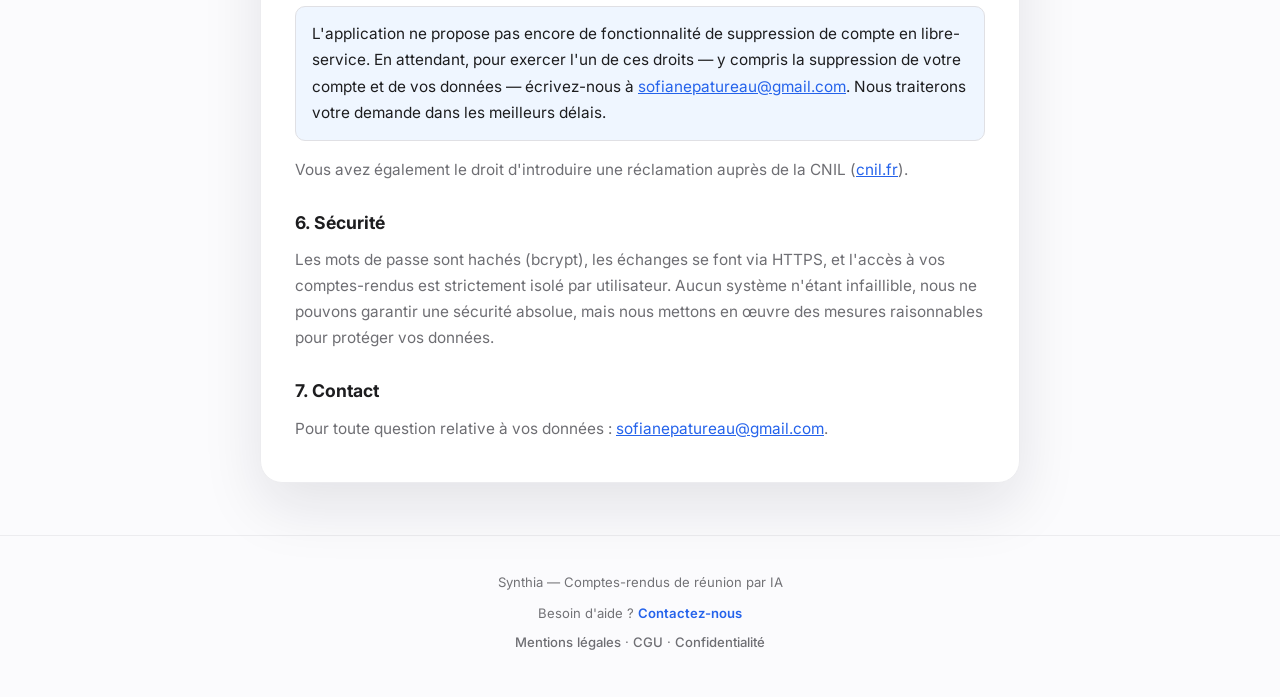
<file: confidentialite.html>
<!DOCTYPE html>
<html lang="fr">
<head>
  <meta charset="UTF-8">
  <meta name="viewport" content="width=device-width, initial-scale=1.0">
  <title>Synthia — Politique de confidentialité</title>
  <link rel="preconnect" href="https://fonts.googleapis.com">
  <link rel="preconnect" href="https://fonts.gstatic.com" crossorigin>
  <link href="https://fonts.googleapis.com/css2?family=Inter:wght@400;500;600;700;800&display=swap" rel="stylesheet">
      <link rel="icon" href="favicon.ico?v=2" sizes="any">
  <link rel="icon" href="favicon-32.png?v=2" type="image/png" sizes="32x32">
  <link rel="apple-touch-icon" href="apple-touch-icon.png?v=2">
  <link rel="manifest" href="manifest.json">
  <meta name="theme-color" content="#2563eb">
  <link rel="stylesheet" href="style.css?v=20260708">
  <script src="config.js?v=20260708"></script>
  <script src="nav.js?v=20260708" defer></script>
</head>
<body>
  <header data-nav></header>

  <main class="conteneur legal-main">
    <article class="carte-auth carte-legal rise">
      <h1>Politique de confidentialité</h1>
      <p class="legal-maj">Dernière mise à jour : 6 juillet 2026</p>

      <p>
        La présente politique explique quelles données personnelles Synthia collecte, pourquoi,
        avec qui elles sont partagées, et quels sont vos droits. Le responsable du traitement est
        Sofiane Patureau (voir <a href="mentions-legales.html">Mentions légales</a>), joignable à
        <a href="mailto:sofianepatureau@gmail.com">sofianepatureau@gmail.com</a>.
      </p>

      <h2>1. Données que nous collectons</h2>
      <p>Dans sa version actuelle, l'application traite uniquement&nbsp;:</p>
      <ul>
        <li><strong>Email</strong>&nbsp;: pour créer et identifier votre compte.</li>
        <li><strong>Mot de passe</strong>&nbsp;: stocké uniquement sous forme de <em>hachage
          bcrypt</em> (jamais en clair). Si vous vous connectez avec Google, aucun mot de passe
          n'est stocké.</li>
        <li><strong>Enregistrements audio</strong>&nbsp;: l'audio de vos réunions est envoyé au
          serveur pour être transcrit. Il est utilisé le temps du traitement puis supprimé du
          serveur&nbsp;; il n'est pas conservé après génération du compte-rendu.</li>
        <li><strong>Transcriptions, comptes-rendus et actions</strong>&nbsp;: générés à partir de
          votre audio et conservés dans votre historique pour que vous puissiez les consulter.</li>
        <li><strong>Préférences</strong>&nbsp;: type de réunion et format par défaut.</li>
        <li><strong>Données de facturation</strong>&nbsp;: gérées directement par Stripe. Synthia
          ne stocke pas votre numéro de carte&nbsp;; nous conservons uniquement un identifiant
          client Stripe et l'état de votre abonnement (offre, statut).</li>
      </ul>

      <h2>2. Finalités et base légale</h2>
      <ul>
        <li>Fournir le service (transcription, compte-rendu, historique)&nbsp;: exécution du
          contrat.</li>
        <li>Gérer les comptes et l'authentification&nbsp;: exécution du contrat.</li>
        <li>Gérer les abonnements et paiements&nbsp;: exécution du contrat et obligations
          légales.</li>
        <li>Faire respecter les quotas et sécuriser le service&nbsp;: intérêt légitime.</li>
      </ul>

      <h2>3. Sous-traitants et destinataires</h2>
      <p>
        Pour fonctionner, Synthia fait appel à des prestataires techniques qui traitent certaines
        données pour notre compte&nbsp;:
      </p>
      <ul>
        <li><strong>Groq</strong>&nbsp;: transcription de l'audio en texte (l'audio leur est
          transmis pour ce traitement).</li>
        <li><strong>Google Gemini</strong>&nbsp;: génération du compte-rendu, du nettoyage de la
          transcription et des actions (le texte de la transcription leur est transmis).</li>
        <li><strong>Stripe</strong>&nbsp;: traitement des paiements et gestion des abonnements.</li>
        <li><strong>Render Services, Inc.</strong>&nbsp;: hébergement de l'application et de la
          base de données.</li>
      </ul>
      <p>
        Certains de ces prestataires peuvent traiter des données en dehors de l'Union européenne.
        Nous ne vendons pas vos données et ne les partageons pas à des fins publicitaires.
      </p>

      <h2>4. Durée de conservation</h2>
      <p>
        Vos comptes-rendus et données de compte sont conservés tant que votre compte est actif.
        L'audio brut n'est pas conservé au-delà du traitement. Vous pouvez demander la suppression
        de vos données à tout moment (voir ci-dessous).
      </p>

      <h2>5. Vos droits (RGPD)</h2>
      <p>Conformément au Règlement général sur la protection des données, vous disposez des droits
        d'<strong>accès</strong>, de <strong>rectification</strong>, de <strong>suppression</strong>,
        de <strong>portabilité</strong> de vos données, ainsi que du droit de vous opposer ou de
        limiter certains traitements.</p>
      <p class="legal-important">
        L'application ne propose pas encore de fonctionnalité de suppression de compte en libre-service.
        En attendant, pour exercer l'un de ces droits — y compris la suppression de votre compte et
        de vos données — écrivez-nous à
        <a href="mailto:sofianepatureau@gmail.com">sofianepatureau@gmail.com</a>. Nous traiterons
        votre demande dans les meilleurs délais.
      </p>
      <p>
        Vous avez également le droit d'introduire une réclamation auprès de la CNIL
        (<a href="https://www.cnil.fr" target="_blank" rel="noopener">cnil.fr</a>).
      </p>

      <h2>6. Sécurité</h2>
      <p>
        Les mots de passe sont hachés (bcrypt), les échanges se font via HTTPS, et l'accès à vos
        comptes-rendus est strictement isolé par utilisateur. Aucun système n'étant infaillible,
        nous ne pouvons garantir une sécurité absolue, mais nous mettons en œuvre des mesures
        raisonnables pour protéger vos données.
      </p>

      <h2>7. Contact</h2>
      <p>
        Pour toute question relative à vos données&nbsp;:
        <a href="mailto:sofianepatureau@gmail.com">sofianepatureau@gmail.com</a>.
      </p>
    </article>
  </main>

  <footer class="pied" data-pied></footer>
</body>
</html>
</file>
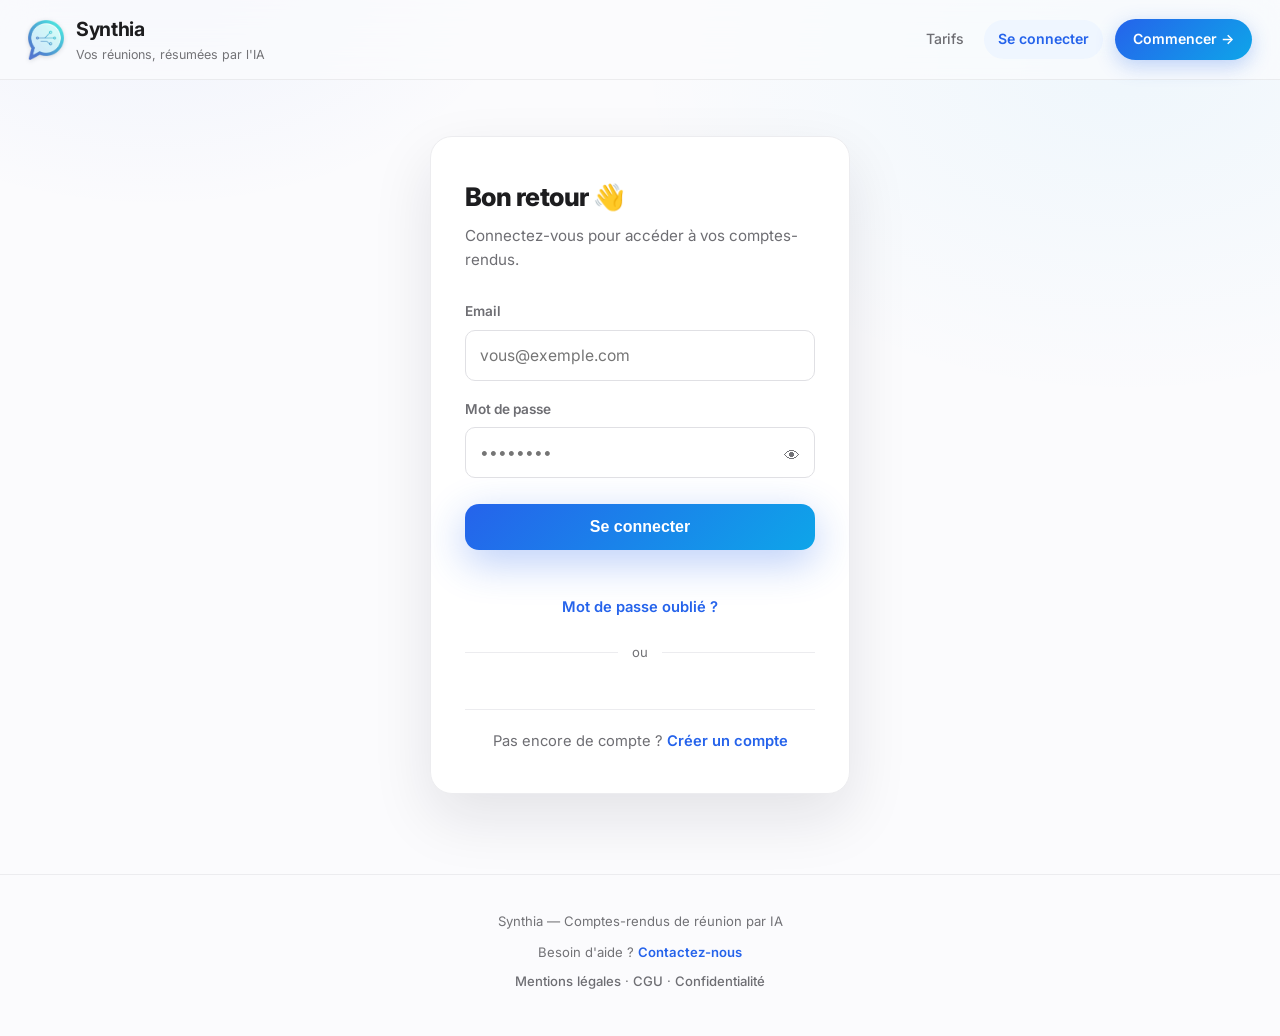
<file: connexion.html>
<!DOCTYPE html>
<html lang="fr">
<head>
  <meta charset="UTF-8">
  <meta name="viewport" content="width=device-width, initial-scale=1.0">
  <title>Synthia — Connexion</title>
  <link rel="preconnect" href="https://fonts.googleapis.com">
  <link rel="preconnect" href="https://fonts.gstatic.com" crossorigin>
  <link href="https://fonts.googleapis.com/css2?family=Inter:wght@400;500;600;700;800&display=swap" rel="stylesheet">
      <link rel="icon" href="favicon.ico?v=2" sizes="any">
  <link rel="icon" href="favicon-32.png?v=2" type="image/png" sizes="32x32">
  <link rel="apple-touch-icon" href="apple-touch-icon.png?v=2">
  <link rel="manifest" href="manifest.json">
  <meta name="theme-color" content="#2563eb">
  <link rel="stylesheet" href="style.css?v=20260708">
  <script src="config.js?v=20260708"></script>
  <script src="auth.js?v=20260708"></script>
  <!-- Déjà connecté ? On va directement à l'app. -->
  <script>if (getToken()) window.location.href = "app.html";</script>
  <!-- Google Identity Services : initialise le bouton une fois la lib chargée. -->
  <script src="https://accounts.google.com/gsi/client" async onload="initialiserBoutonGoogle()"></script>
  <script src="nav.js?v=20260708" defer></script>
</head>
<body class="page-auth">
  <header data-nav></header>

  <main>
    <form class="carte-auth rise" id="formConnexion" novalidate>
      <h2 class="auth-titre">Bon retour 👋</h2>
      <p class="auth-sous-titre">Connectez-vous pour accéder à vos comptes-rendus.</p>

      <div class="champ">
        <label for="email">Email</label>
        <input type="email" id="email" autocomplete="email" placeholder="vous@exemple.com" required>
      </div>
      <div class="champ champ-mdp">
        <label for="motDePasse">Mot de passe</label>
        <input type="password" id="motDePasse" autocomplete="current-password" placeholder="••••••••" required>
        <button type="button" class="btn-oeil" aria-label="Afficher le mot de passe">👁</button>
      </div>

      <button type="submit" class="cta btn-auth" id="btnConnexion">Se connecter</button>
      <p class="auth-message" id="message"></p>
      <p class="auth-bascule" style="border: none; padding-top: 8px; margin-top: 4px;">
        <a href="mot-de-passe-oublie.html">Mot de passe oublié&nbsp;?</a>
      </p>

      <div class="auth-separateur">ou</div>
      <div class="bloc-google"><div id="btnGoogle"></div></div>

      <p class="auth-bascule">
        Pas encore de compte ? <a href="inscription.html">Créer un compte</a>
      </p>
    </form>
  </main>

  <script>
    const form = document.getElementById("formConnexion");
    const bouton = document.getElementById("btnConnexion");
    const message = document.getElementById("message");

    form.addEventListener("submit", async (e) => {
      e.preventDefault();
      message.className = "auth-message";
      message.textContent = "";

      const email = document.getElementById("email").value.trim();
      const motDePasse = document.getElementById("motDePasse").value;

      bouton.disabled = true;
      bouton.textContent = "Connexion…";
      try {
        const reponse = await fetch(API_BASE_URL + "/connexion", {
          method: "POST",
          headers: { "Content-Type": "application/json" },
          body: JSON.stringify({ email: email, mot_de_passe: motDePasse }),
        });
        const donnees = await reponse.json();

        if (!reponse.ok) {
          message.classList.add("erreur");
          message.textContent = donnees.detail || "Connexion impossible.";
          return;
        }

        setToken(donnees.token, donnees.email);
        window.location.href = "app.html";
      } catch (erreur) {
        message.classList.add("erreur");
        message.textContent = "Serveur injoignable. Réessayez dans un instant.";
      } finally {
        bouton.disabled = false;
        bouton.textContent = "Se connecter";
      }
    });
  </script>
  <footer class="pied" data-pied></footer>
</body>
</html>
</file>
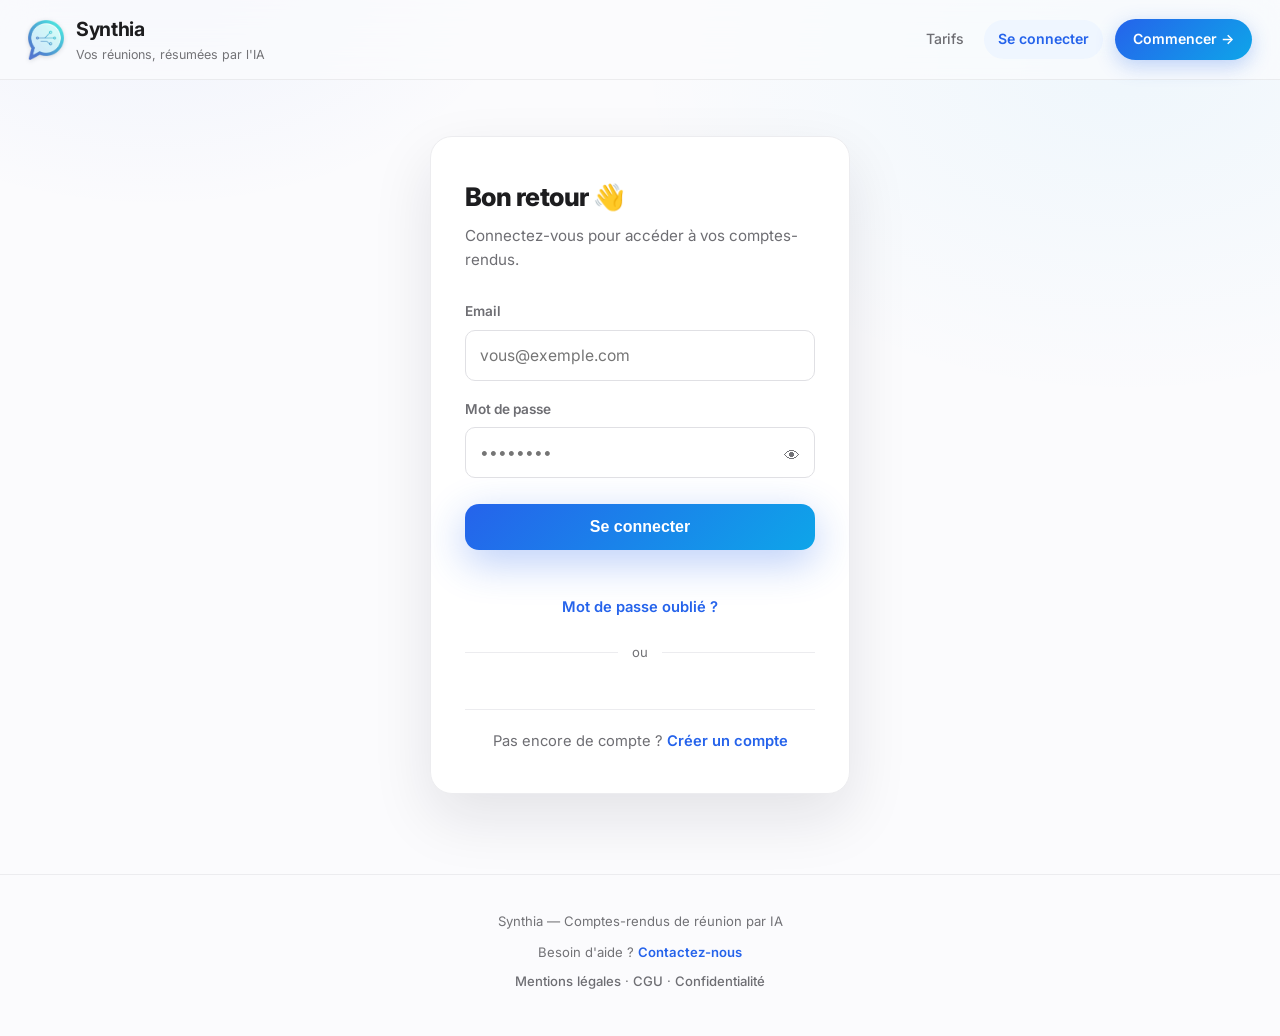
<file: historique.html>
<!DOCTYPE html>
<html lang="fr">
<head>
  <meta charset="UTF-8">
  <meta name="viewport" content="width=device-width, initial-scale=1.0">
  <title>Synthia — Historique</title>
  <link rel="preconnect" href="https://fonts.googleapis.com">
  <link rel="preconnect" href="https://fonts.gstatic.com" crossorigin>
  <link href="https://fonts.googleapis.com/css2?family=Inter:wght@400;500;600;700;800&display=swap" rel="stylesheet">
      <link rel="icon" href="favicon.ico?v=2" sizes="any">
  <link rel="icon" href="favicon-32.png?v=2" type="image/png" sizes="32x32">
  <link rel="apple-touch-icon" href="apple-touch-icon.png?v=2">
  <link rel="manifest" href="manifest.json">
  <meta name="theme-color" content="#2563eb">
  <link rel="stylesheet" href="style.css?v=20260708">
  <script src="config.js?v=20260708"></script>
  <script src="auth.js?v=20260708"></script>
  <!-- Page protégée : sans jeton valide, on redirige vers la connexion. -->
  <script>exigerAuth();</script>
  <script src="nav.js?v=20260708" defer></script>
</head>
<body class="page-app page-historique">
  <header data-nav></header>

  <main class="doc">
    <div class="histo-entete">
      <h2 class="doc-titre">Historique des comptes-rendus</h2>
      <p class="doc-meta skeleton" id="histoSousTitre">Chargement de vos comptes-rendus</p>
    </div>

    <!-- Recherche -->
    <input type="search" id="recherche" class="histo-recherche" aria-label="Rechercher un compte-rendu"
           placeholder="🔍 Rechercher (type, date, contenu)…" autocomplete="off">

    <!-- Filtres avancés -->
    <div class="histo-filtres">
      <select id="filtreType" aria-label="Filtrer par type de réunion">
        <option value="">Tous les types</option>
        <option value="suivi">Suivi / avancement</option>
        <option value="echange_externe">Échange externe</option>
        <option value="decision">Prise de décision</option>
        <option value="projet">Travail de projet</option>
        <option value="general">Général / autre</option>
      </select>
      <label class="histo-filtre-date">Du <input type="date" id="filtreDu" aria-label="Date de début"></label>
      <label class="histo-filtre-date">Au <input type="date" id="filtreAu" aria-label="Date de fin"></label>
      <button type="button" id="filtreReset" class="btn-premium cache">Effacer les filtres</button>
    </div>

    <!-- Liste -->
    <div id="liste" class="histo-liste"></div>

    <!-- Pagination : au-delà de 50 entrées -->
    <div class="histo-charger-plus cache" id="blocChargerPlus">
      <button type="button" class="btn-premium" id="btnChargerPlus">Afficher plus de comptes-rendus</button>
    </div>

    <!-- État vide -->
    <div id="etatVide" class="etat-vide cache">
      <div class="etat-vide-icone">🗂️</div>
      <h2>Aucun compte-rendu enregistré</h2>
      <p>Vos comptes-rendus apparaîtront ici après votre première réunion.</p>
      <a href="app.html" class="cta">🎙️ Créer un compte-rendu</a>
    </div>

    <!-- État erreur -->
    <div id="etatErreur" class="etat-vide cache">
      <div class="etat-vide-icone">⚠️</div>
      <h2>Impossible de charger l'historique</h2>
      <p>Vérifiez votre connexion internet, puis actualisez la page.</p>
    </div>
  </main>

  <script>
    const API = window.API_BASE_URL;
    // Toutes les requêtes ci-dessous passent par fetchAuth (voir auth.js) :
    // le jeton est joint automatiquement et un 401 déconnecte l'utilisateur.
    const liste = document.getElementById("liste");
    const sousTitre = document.getElementById("histoSousTitre");
    const etatVide = document.getElementById("etatVide");
    const etatErreur = document.getElementById("etatErreur");

    // Format de date lisible en français
    function formaterDate(iso) {
      const dt = new Date(iso);
      if (isNaN(dt)) return iso || "";
      return dt.toLocaleDateString("fr-FR", { day: "numeric", month: "long", year: "numeric" }) +
        " à " + dt.toLocaleTimeString("fr-FR", { hour: "2-digit", minute: "2-digit" });
    }

    function capitaliser(txt) {
      return txt ? txt.charAt(0).toUpperCase() + txt.slice(1) : "Réunion";
    }

    // Échappement HTML : type_reunion/format viennent de l'API et peuvent
    // contenir n'importe quelle chaîne (le backend n'impose pas les valeurs
    // du select) — sans échappement, un compte-rendu piégé serait un XSS stocké.
    function echap(txt) {
      const d = document.createElement("div");
      d.textContent = txt == null ? "" : String(txt);
      return d.innerHTML;
    }

    const recherche = document.getElementById("recherche");
    const filtreType = document.getElementById("filtreType");
    const filtreDu = document.getElementById("filtreDu");
    const filtreAu = document.getElementById("filtreAu");
    const filtreReset = document.getElementById("filtreReset");
    const blocChargerPlus = document.getElementById("blocChargerPlus");
    const btnChargerPlus = document.getElementById("btnChargerPlus");

    // Pagination côté client : on affiche par tranches de 50.
    const PAGE_TAILLE = 50;
    let comptesCharges = [];   // résultats complets de la dernière requête
    let nbAffiches = 0;

    // Jeton de séquence : seule la requête la plus récente met à jour l'affichage
    // (évite qu'un chargement lent antérieur n'écrase un résultat plus récent).
    let sequenceRecherche = 0;

    function filtresActifs() {
      return !!(recherche.value.trim() || filtreType.value || filtreDu.value || filtreAu.value);
    }

    function afficherTranche() {
      const tranche = comptesCharges.slice(nbAffiches, nbAffiches + PAGE_TAILLE);
      tranche.forEach((cr) => {
        const item = document.createElement("button");
        item.className = "histo-item";
        item.innerHTML = `
          <span class="histo-icone">📄</span>
          <span class="histo-infos">
            <span class="histo-type">${echap(libelleType(cr.type_reunion))}</span>
            <span class="histo-date">${echap(formaterDate(cr.date_creation))}${cr.format ? "  ·  " + echap(cr.format) : ""}</span>
          </span>
          <span class="histo-fleche" aria-hidden="true">→</span>
        `;
        item.onclick = () => ouvrirCompteRendu(cr.id);
        liste.appendChild(item);
      });
      nbAffiches += tranche.length;
      blocChargerPlus.classList.toggle("cache", nbAffiches >= comptesCharges.length);
    }

    btnChargerPlus.onclick = afficherTranche;

    // Chargement de la liste (recherche + filtres avancés)
    async function chargerHistorique() {
      const monTour = ++sequenceRecherche;
      sousTitre.classList.remove("skeleton");   // fin du squelette dès la 1re réponse
      // On repart d'un état propre à chaque appel (recherche relancée).
      liste.innerHTML = "";
      nbAffiches = 0;
      etatVide.classList.add("cache");
      etatErreur.classList.add("cache");
      blocChargerPlus.classList.add("cache");
      filtreReset.classList.toggle("cache", !filtresActifs());
      try {
        const params = new URLSearchParams();
        const q = recherche.value.trim();
        if (q) params.set("q", q);
        if (filtreType.value) params.set("type", filtreType.value);
        if (filtreDu.value) params.set("du", filtreDu.value);
        if (filtreAu.value) params.set("au", filtreAu.value);
        const suffixe = params.toString() ? "?" + params.toString() : "";

        const reponse = await fetchAuth(API + "/historique" + suffixe);
        const comptes = await reponse.json();
        if (monTour !== sequenceRecherche) return;  // une recherche plus récente a pris le relais

        if (!Array.isArray(comptes) || comptes.length === 0) {
          // Aucun résultat : message contextuel selon qu'on filtre ou non.
          sousTitre.textContent = filtresActifs() ? "Aucun résultat avec ces critères" : "";
          if (!filtresActifs()) etatVide.classList.remove("cache");
          return;
        }

        sousTitre.textContent =
          comptes.length + (comptes.length > 1 ? " comptes-rendus" : " compte-rendu") +
          (filtresActifs() ? " trouvé" + (comptes.length > 1 ? "s" : "") : " enregistré" + (comptes.length > 1 ? "s" : ""));

        comptesCharges = comptes;
        afficherTranche();
      } catch (erreur) {
        if (monTour !== sequenceRecherche) return;  // réponse obsolète, on ignore
        sousTitre.textContent = "";
        etatErreur.classList.remove("cache");
        console.error(erreur);
      }
    }

    // Filtres avancés : rechargement immédiat au changement
    [filtreType, filtreDu, filtreAu].forEach((el) =>
      el.addEventListener("change", () => chargerHistorique())
    );
    filtreReset.onclick = () => {
      recherche.value = "";
      filtreType.value = "";
      filtreDu.value = "";
      filtreAu.value = "";
      chargerHistorique();
    };

    // Ouverture d'un compte-rendu : on le recharge puis on redirige vers resultat.html
    async function ouvrirCompteRendu(id) {
      try {
        const reponse = await fetchAuth(API + "/compte-rendu/" + id);
        if (!reponse.ok) throw new Error("introuvable");
        const cr = await reponse.json();

        const donneesResultat = {
          id: cr.id,
          texte: cr.transcription || "",
          compte_rendu: cr.compte_rendu || "",
          actions: cr.actions || [],
          type_reunion: cr.type_reunion || "",
          format: cr.format || "",
          date: cr.date_creation || "",
        };
        sessionStorage.setItem("synthia_resultat", JSON.stringify(donneesResultat));
        window.location.href = "resultat.html";
      } catch (erreur) {
        alert("Impossible d'ouvrir ce compte-rendu.");
        console.error(erreur);
      }
    }

    // Recherche : relance la requête après une courte pause (anti-spam serveur).
    let minuteur = null;
    recherche.addEventListener("input", () => {
      clearTimeout(minuteur);
      minuteur = setTimeout(() => chargerHistorique(), 300);
    });

    chargerHistorique();
  </script>
  <footer class="pied" data-pied></footer>
</body>
</html>
</file>
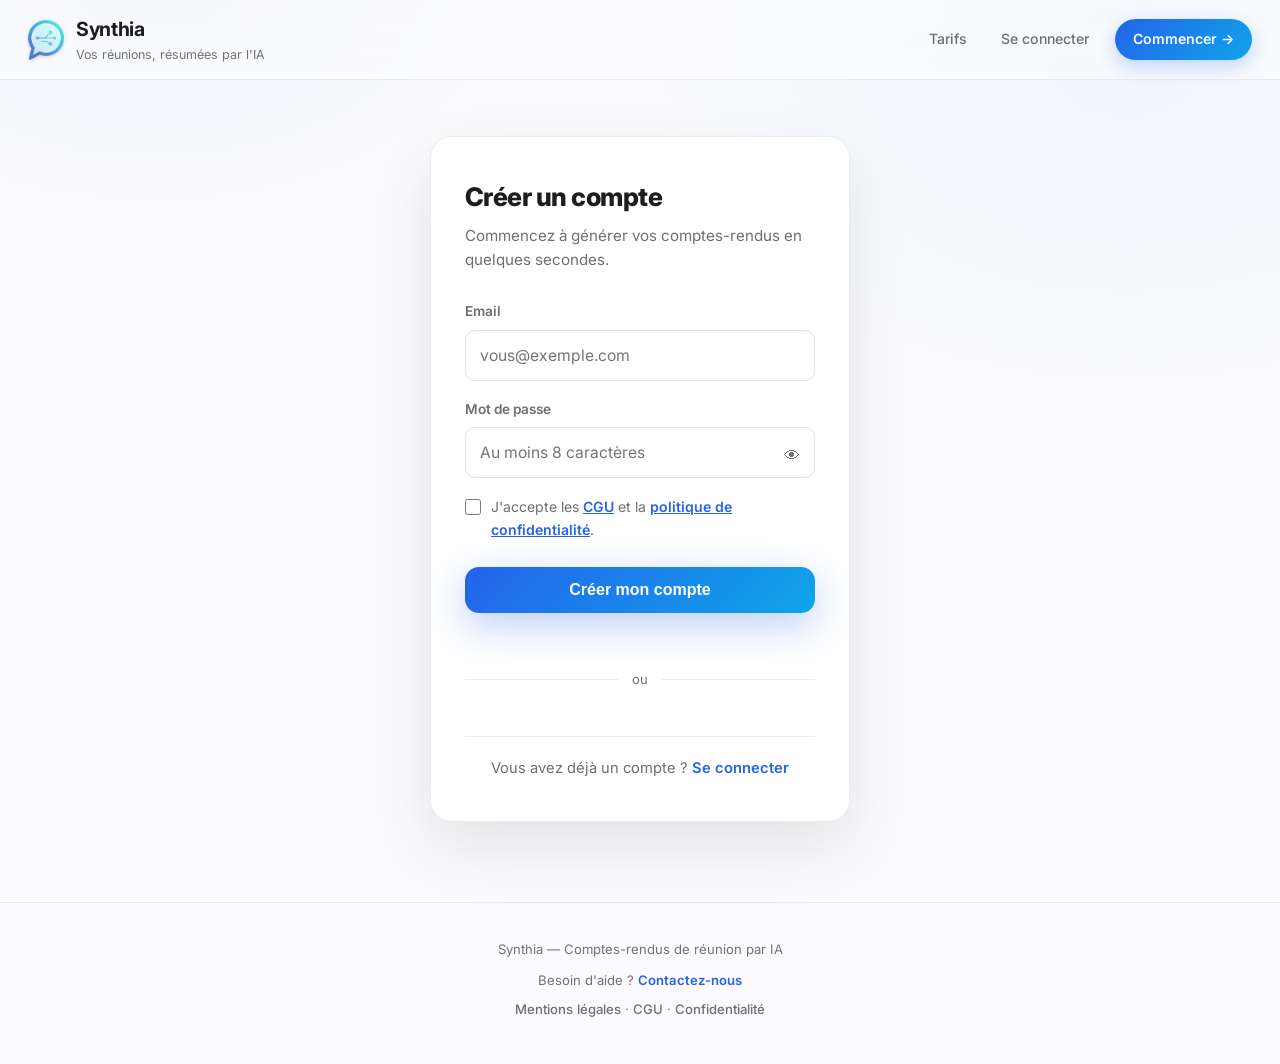
<file: inscription.html>
<!DOCTYPE html>
<html lang="fr">
<head>
  <meta charset="UTF-8">
  <meta name="viewport" content="width=device-width, initial-scale=1.0">
  <title>Synthia — Créer un compte</title>
  <link rel="preconnect" href="https://fonts.googleapis.com">
  <link rel="preconnect" href="https://fonts.gstatic.com" crossorigin>
  <link href="https://fonts.googleapis.com/css2?family=Inter:wght@400;500;600;700;800&display=swap" rel="stylesheet">
      <link rel="icon" href="favicon.ico?v=2" sizes="any">
  <link rel="icon" href="favicon-32.png?v=2" type="image/png" sizes="32x32">
  <link rel="apple-touch-icon" href="apple-touch-icon.png?v=2">
  <link rel="manifest" href="manifest.json">
  <meta name="theme-color" content="#2563eb">
  <link rel="stylesheet" href="style.css?v=20260708">
  <script src="config.js?v=20260708"></script>
  <script src="auth.js?v=20260708"></script>
  <!-- Déjà connecté ? On va directement à l'app. -->
  <script>if (getToken()) window.location.href = "app.html";</script>
  <!-- Google Identity Services : initialise le bouton une fois la lib chargée. -->
  <script src="https://accounts.google.com/gsi/client" async onload="initialiserBoutonGoogle()"></script>
  <script src="nav.js?v=20260708" defer></script>
</head>
<body class="page-auth">
  <header data-nav></header>

  <main>
    <form class="carte-auth rise" id="formInscription" novalidate>
      <h2 class="auth-titre">Créer un compte</h2>
      <p class="auth-sous-titre">Commencez à générer vos comptes-rendus en quelques secondes.</p>

      <div class="champ">
        <label for="email">Email</label>
        <input type="email" id="email" autocomplete="email" placeholder="vous@exemple.com" required>
      </div>
      <div class="champ champ-mdp">
        <label for="motDePasse">Mot de passe</label>
        <input type="password" id="motDePasse" autocomplete="new-password" placeholder="Au moins 8 caractères" required>
        <button type="button" class="btn-oeil" aria-label="Afficher le mot de passe">👁</button>
      </div>

      <label class="champ-cgu">
        <input type="checkbox" id="accepteCgu">
        <span>J'accepte les <a href="cgu.html" target="_blank">CGU</a> et la
          <a href="confidentialite.html" target="_blank">politique de confidentialité</a>.</span>
      </label>

      <button type="submit" class="cta btn-auth" id="btnInscription">Créer mon compte</button>
      <p class="auth-message" id="message"></p>

      <div class="auth-separateur">ou</div>
      <div class="bloc-google"><div id="btnGoogle"></div></div>

      <p class="auth-bascule">
        Vous avez déjà un compte ? <a href="connexion.html">Se connecter</a>
      </p>
    </form>
  </main>

  <script>
    const form = document.getElementById("formInscription");
    const bouton = document.getElementById("btnInscription");
    const message = document.getElementById("message");

    form.addEventListener("submit", async (e) => {
      e.preventDefault();
      message.className = "auth-message";
      message.textContent = "";

      const email = document.getElementById("email").value.trim();
      const motDePasse = document.getElementById("motDePasse").value;
      const cguAcceptees = document.getElementById("accepteCgu").checked;

      // Contrôles côté client (le backend revérifie de toute façon).
      if (motDePasse.length < 8) {
        message.classList.add("erreur");
        message.textContent = "Le mot de passe doit contenir au moins 8 caractères.";
        return;
      }
      if (!cguAcceptees) {
        message.classList.add("erreur");
        message.textContent = "Veuillez accepter les CGU et la politique de confidentialité.";
        return;
      }

      bouton.disabled = true;
      bouton.textContent = "Création…";
      try {
        const reponse = await fetch(API_BASE_URL + "/inscription", {
          method: "POST",
          headers: { "Content-Type": "application/json" },
          body: JSON.stringify({ email: email, mot_de_passe: motDePasse, cgu_acceptees: cguAcceptees }),
        });
        const donnees = await reponse.json();

        if (!reponse.ok) {
          message.classList.add("erreur");
          // detail peut être une chaîne (nos erreurs) ou une liste (validation Pydantic)
          message.textContent = typeof donnees.detail === "string"
            ? donnees.detail
            : "Vérifiez le format de votre email.";
          return;
        }

        setToken(donnees.token, donnees.email);
        window.location.href = "app.html";
      } catch (erreur) {
        message.classList.add("erreur");
        message.textContent = "Serveur injoignable. Réessayez dans un instant.";
      } finally {
        bouton.disabled = false;
        bouton.textContent = "Créer mon compte";
      }
    });
  </script>
  <footer class="pied" data-pied></footer>
</body>
</html>
</file>
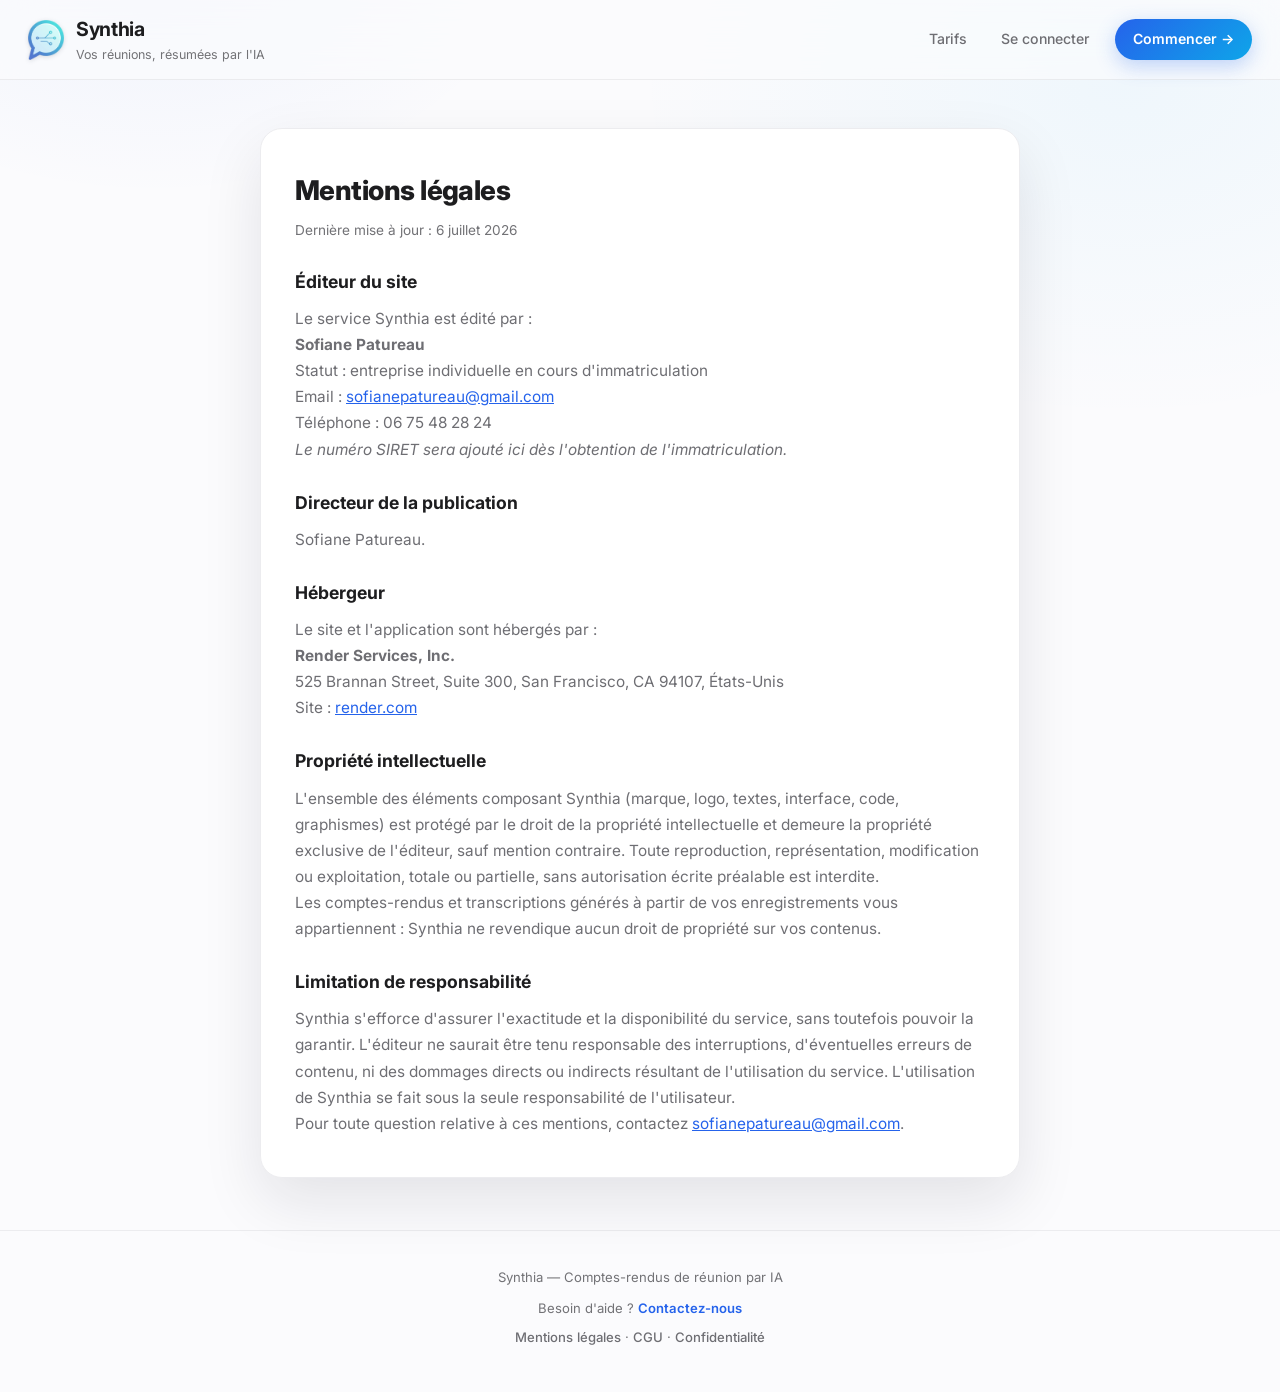
<file: mentions-legales.html>
<!DOCTYPE html>
<html lang="fr">
<head>
  <meta charset="UTF-8">
  <meta name="viewport" content="width=device-width, initial-scale=1.0">
  <title>Synthia — Mentions légales</title>
  <link rel="preconnect" href="https://fonts.googleapis.com">
  <link rel="preconnect" href="https://fonts.gstatic.com" crossorigin>
  <link href="https://fonts.googleapis.com/css2?family=Inter:wght@400;500;600;700;800&display=swap" rel="stylesheet">
      <link rel="icon" href="favicon.ico?v=2" sizes="any">
  <link rel="icon" href="favicon-32.png?v=2" type="image/png" sizes="32x32">
  <link rel="apple-touch-icon" href="apple-touch-icon.png?v=2">
  <link rel="manifest" href="manifest.json">
  <meta name="theme-color" content="#2563eb">
  <link rel="stylesheet" href="style.css?v=20260708">
  <script src="config.js?v=20260708"></script>
  <script src="nav.js?v=20260708" defer></script>
</head>
<body>
  <header data-nav></header>

  <main class="conteneur legal-main">
    <article class="carte-auth carte-legal rise">
      <h1>Mentions légales</h1>
      <p class="legal-maj">Dernière mise à jour : 6 juillet 2026</p>

      <h2>Éditeur du site</h2>
      <!-- À COMPLÉTER : ajouter le numéro SIRET dès l'immatriculation de l'entreprise,
           AVANT toute mise en ligne définitive avec de vrais paiements. -->
      <p>
        Le service Synthia est édité par&nbsp;:<br>
        <strong>Sofiane Patureau</strong><br>
        Statut&nbsp;: entreprise individuelle en cours d'immatriculation<br>
        Email&nbsp;: <a href="mailto:sofianepatureau@gmail.com">sofianepatureau@gmail.com</a><br>
        Téléphone&nbsp;: 06 75 48 28 24
      </p>
      <p>
        <em>Le numéro SIRET sera ajouté ici dès l'obtention de l'immatriculation.</em>
      </p>

      <h2>Directeur de la publication</h2>
      <p>Sofiane Patureau.</p>

      <h2>Hébergeur</h2>
      <p>
        Le site et l'application sont hébergés par&nbsp;:<br>
        <strong>Render Services, Inc.</strong><br>
        525 Brannan Street, Suite 300, San Francisco, CA 94107, États-Unis<br>
        Site&nbsp;: <a href="https://render.com" target="_blank" rel="noopener">render.com</a>
      </p>

      <h2>Propriété intellectuelle</h2>
      <p>
        L'ensemble des éléments composant Synthia (marque, logo, textes, interface, code,
        graphismes) est protégé par le droit de la propriété intellectuelle et demeure la
        propriété exclusive de l'éditeur, sauf mention contraire. Toute reproduction,
        représentation, modification ou exploitation, totale ou partielle, sans autorisation
        écrite préalable est interdite.
      </p>
      <p>
        Les comptes-rendus et transcriptions générés à partir de vos enregistrements vous
        appartiennent&nbsp;: Synthia ne revendique aucun droit de propriété sur vos contenus.
      </p>

      <h2>Limitation de responsabilité</h2>
      <p>
        Synthia s'efforce d'assurer l'exactitude et la disponibilité du service, sans toutefois
        pouvoir la garantir. L'éditeur ne saurait être tenu responsable des interruptions,
        d'éventuelles erreurs de contenu, ni des dommages directs ou indirects résultant de
        l'utilisation du service. L'utilisation de Synthia se fait sous la seule responsabilité
        de l'utilisateur.
      </p>
      <p>
        Pour toute question relative à ces mentions, contactez
        <a href="mailto:sofianepatureau@gmail.com">sofianepatureau@gmail.com</a>.
      </p>
    </article>
  </main>

  <footer class="pied" data-pied></footer>
</body>
</html>
</file>
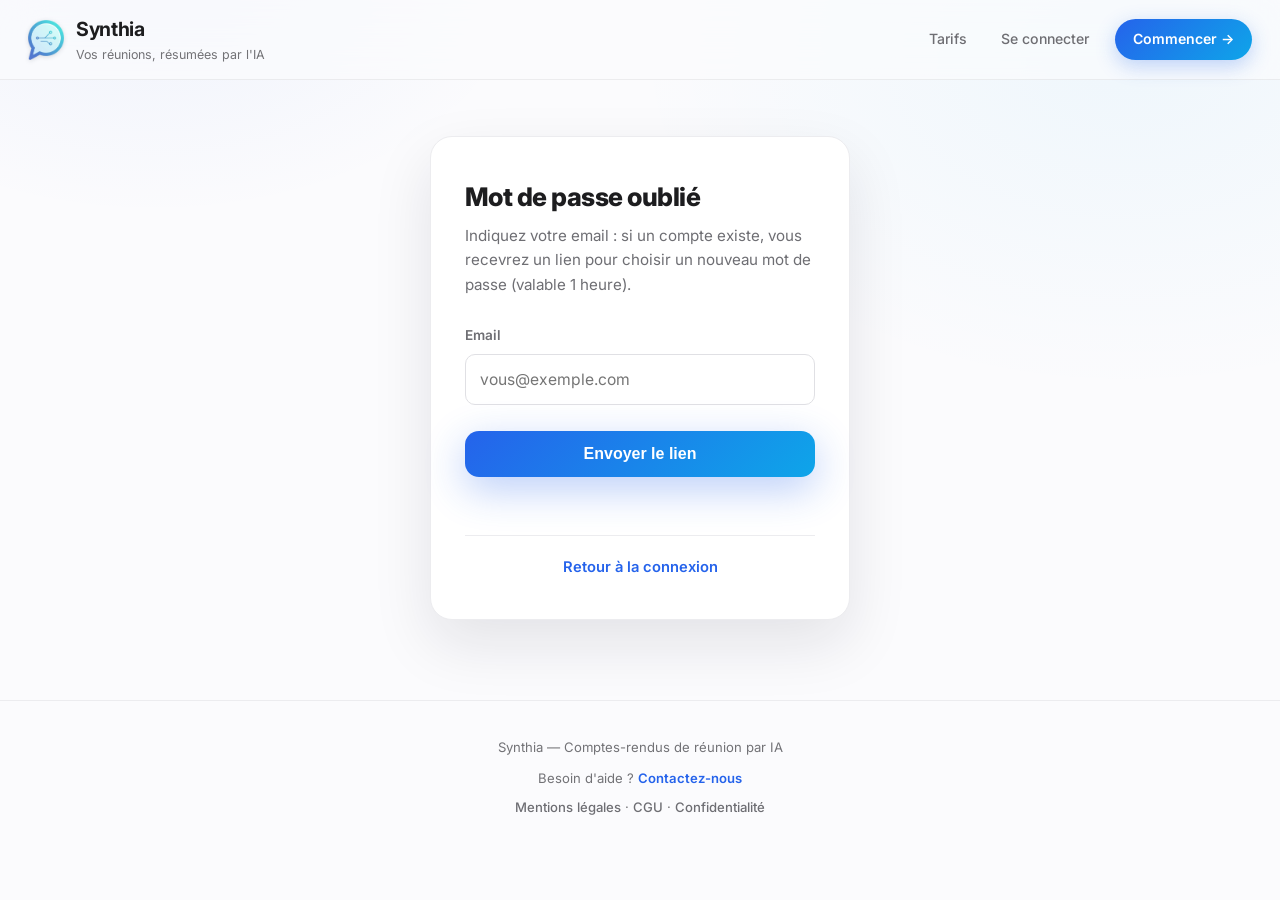
<file: mot-de-passe-oublie.html>
<!DOCTYPE html>
<html lang="fr">
<head>
  <meta charset="UTF-8">
  <meta name="viewport" content="width=device-width, initial-scale=1.0">
  <title>Synthia — Mot de passe oublié</title>
  <link rel="preconnect" href="https://fonts.googleapis.com">
  <link rel="preconnect" href="https://fonts.gstatic.com" crossorigin>
  <link href="https://fonts.googleapis.com/css2?family=Inter:wght@400;500;600;700;800&display=swap" rel="stylesheet">
      <link rel="icon" href="favicon.ico?v=2" sizes="any">
  <link rel="icon" href="favicon-32.png?v=2" type="image/png" sizes="32x32">
  <link rel="apple-touch-icon" href="apple-touch-icon.png?v=2">
  <link rel="manifest" href="manifest.json">
  <meta name="theme-color" content="#2563eb">
  <link rel="stylesheet" href="style.css?v=20260708">
  <script src="config.js?v=20260708"></script>
  <script src="nav.js?v=20260708" defer></script>
</head>
<body class="page-auth">
  <header data-nav></header>

  <main>
    <form class="carte-auth rise" id="formOubli" novalidate>
      <h2 class="auth-titre">Mot de passe oublié</h2>
      <p class="auth-sous-titre">
        Indiquez votre email : si un compte existe, vous recevrez un lien pour
        choisir un nouveau mot de passe (valable 1 heure).
      </p>

      <div class="champ">
        <label for="email">Email</label>
        <input type="email" id="email" autocomplete="email" placeholder="vous@exemple.com" required>
      </div>

      <button type="submit" class="cta btn-auth" id="btnEnvoyer">Envoyer le lien</button>
      <p class="auth-message" id="message"></p>

      <p class="auth-bascule">
        <a href="connexion.html">Retour à la connexion</a>
      </p>
    </form>
  </main>

  <footer class="pied" data-pied></footer>

  <script>
    const form = document.getElementById("formOubli");
    const bouton = document.getElementById("btnEnvoyer");
    const message = document.getElementById("message");

    form.addEventListener("submit", async (e) => {
      e.preventDefault();
      message.className = "auth-message";
      message.textContent = "";
      bouton.disabled = true;
      bouton.textContent = "Envoi…";
      try {
        const r = await fetch(API_BASE_URL + "/mot-de-passe-oublie", {
          method: "POST",
          headers: { "Content-Type": "application/json" },
          body: JSON.stringify({ email: document.getElementById("email").value.trim() }),
        });
        const d = await r.json();
        if (!r.ok) throw new Error(typeof d.detail === "string" ? d.detail : "Vérifiez le format de votre email.");
        message.className = "auth-message succes";
        message.textContent = d.message;
      } catch (erreur) {
        message.className = "auth-message erreur";
        message.textContent = erreur.message || "Serveur injoignable.";
      } finally {
        bouton.disabled = false;
        bouton.textContent = "Envoyer le lien";
      }
    });
  </script>
</body>
</html>
</file>
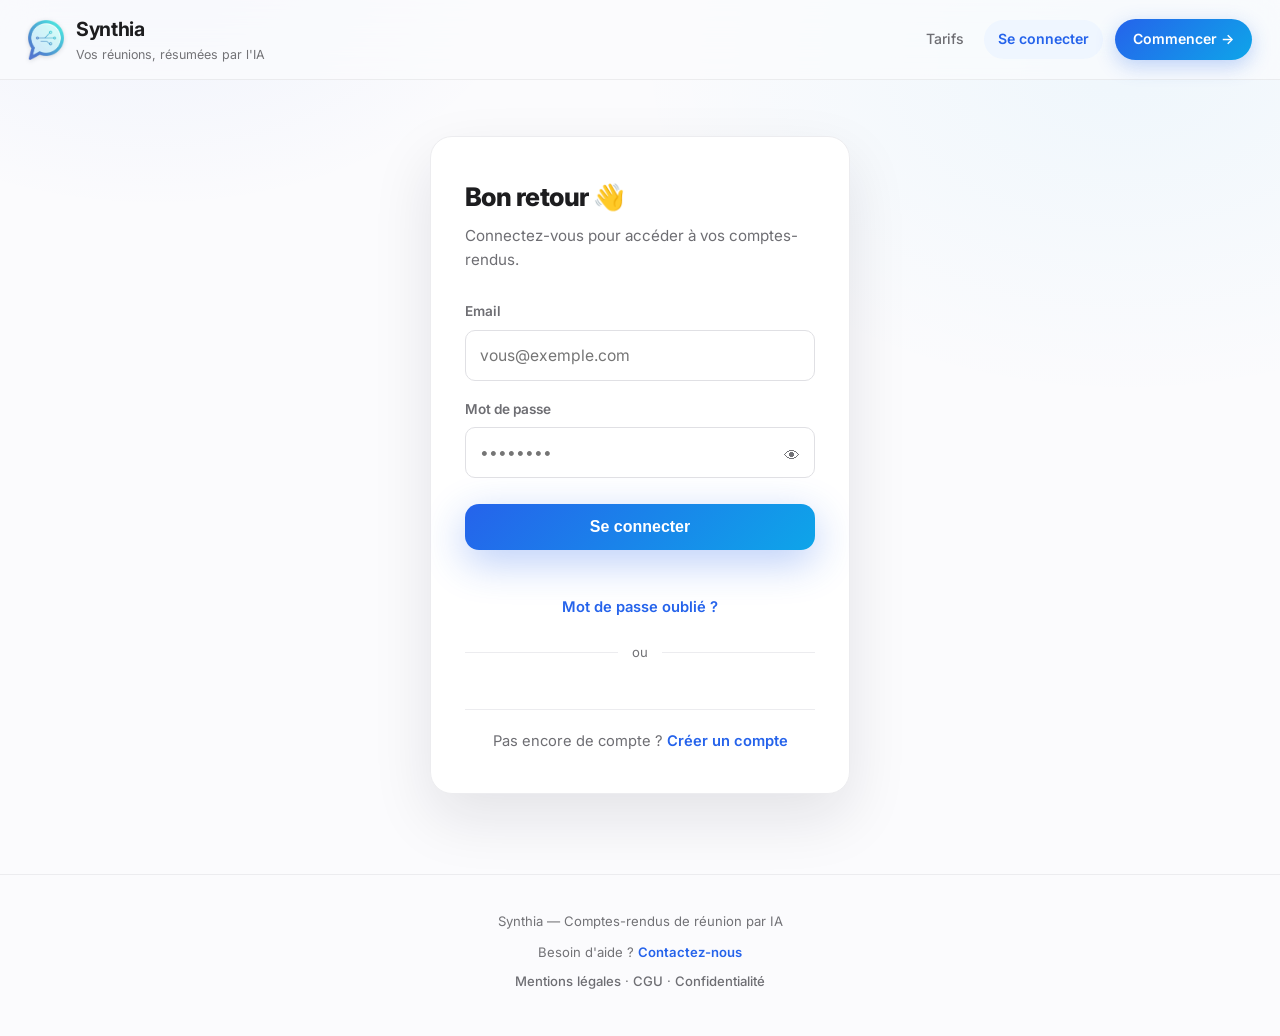
<file: parametres.html>
<!DOCTYPE html>
<html lang="fr">
<head>
  <meta charset="UTF-8">
  <meta name="viewport" content="width=device-width, initial-scale=1.0">
  <title>Synthia — Paramètres</title>
  <link rel="preconnect" href="https://fonts.googleapis.com">
  <link rel="preconnect" href="https://fonts.gstatic.com" crossorigin>
  <link href="https://fonts.googleapis.com/css2?family=Inter:wght@400;500;600;700;800&display=swap" rel="stylesheet">
      <link rel="icon" href="favicon.ico?v=2" sizes="any">
  <link rel="icon" href="favicon-32.png?v=2" type="image/png" sizes="32x32">
  <link rel="apple-touch-icon" href="apple-touch-icon.png?v=2">
  <link rel="manifest" href="manifest.json">
  <meta name="theme-color" content="#2563eb">
  <link rel="stylesheet" href="style.css?v=20260708">
  <script src="config.js?v=20260708"></script>
  <script src="auth.js?v=20260708"></script>
  <!-- Page protégée : sans jeton valide, on redirige vers la connexion. -->
  <script>exigerAuth();</script>
  <script src="nav.js?v=20260708" defer></script>
</head>
<body class="page-auth">
  <header data-nav></header>

  <main>
    <!-- Abonnement : plan actuel + consommation du mois -->
    <div class="carte-auth rise" id="carteAbonnement" style="margin-bottom: 22px;">
      <h2 class="auth-titre">Abonnement</h2>
      <p class="auth-sous-titre skeleton" id="abonnementIntro">Chargement de votre abonnement</p>

      <div class="usage-barre-fond cache" id="usageBarreFond">
        <div class="usage-barre-remplissage" id="usageBarreRemplissage"></div>
      </div>
      <p class="usage-detail cache" id="usageDetail"></p>

      <div class="abonnement-actions">
        <a href="tarifs.html" class="btn-premium">Changer d'offre</a>
        <button class="btn-premium" id="btnGererAbonnement" type="button">Gérer mon abonnement</button>
      </div>
      <p class="auth-message" id="messageAbonnement"></p>
    </div>

    <form class="carte-auth rise" id="formParametres" novalidate>
      <h2 class="auth-titre">Paramètres</h2>
      <p class="auth-sous-titre">Vos préférences par défaut pour chaque nouveau compte-rendu.</p>

      <div class="champ">
        <label for="typeReunion">Type de réunion par défaut</label>
        <select id="typeReunion">
          <option value="suivi">Suivi / avancement</option>
          <option value="echange_externe">Échange externe</option>
          <option value="decision">Prise de décision</option>
          <option value="projet">Travail de projet</option>
          <option value="general">Général / autre</option>
        </select>
      </div>
      <div class="champ">
        <label for="format">Format par défaut</label>
        <select id="format">
          <option value="concis">Concis (l'essentiel)</option>
          <option value="détaillé">Détaillé (complet)</option>
        </select>
      </div>
      <div class="champ">
        <label for="theme">Thème de l'interface</label>
        <select id="theme">
          <option value="auto">Automatique (suit le système)</option>
          <option value="clair">Clair</option>
          <option value="sombre">Sombre</option>
        </select>
      </div>

      <button type="submit" class="cta btn-auth" id="btnEnregistrer">Enregistrer mes préférences</button>
      <p class="auth-message" id="message"></p>
    </form>

    <!-- Zone dangereuse : suppression definitive du compte (RGPD) -->
    <div class="carte-auth carte-danger rise" style="margin-top: 22px;">
      <h2 class="auth-titre">Supprimer mon compte</h2>
      <p class="auth-sous-titre">
        Suppression définitive et immédiate : tous vos comptes-rendus et données seront
        effacés, et tout abonnement en cours sera résilié. Cette action est irréversible.
      </p>
      <button type="button" class="btn-danger" id="btnSupprimerCompte">Supprimer définitivement mon compte</button>
      <p class="auth-message" id="messageSuppression"></p>
    </div>
  </main>

  <script>
    // ---- Abonnement : plan actuel + consommation du mois ----
    const abonnementIntro = document.getElementById("abonnementIntro");
    const usageBarreFond = document.getElementById("usageBarreFond");
    const usageBarreRemplissage = document.getElementById("usageBarreRemplissage");
    const usageDetail = document.getElementById("usageDetail");
    const messageAbonnement = document.getElementById("messageAbonnement");
    const btnGererAbonnement = document.getElementById("btnGererAbonnement");

    // Retour depuis Stripe Checkout après un paiement réussi. Le webhook met
    // à jour le plan de façon asynchrone : il peut y avoir un très court délai
    // avant que /abonnement/statut ne reflète la nouvelle offre.
    if (new URLSearchParams(window.location.search).get("abonnement") === "succes") {
      messageAbonnement.className = "auth-message succes";
      messageAbonnement.textContent = "✅ Paiement confirmé — votre offre est mise à jour (actualisez dans quelques secondes si besoin).";
    }

    (async () => {
      try {
        const reponse = await fetchAuth(API_BASE_URL + "/abonnement/statut");
        if (!reponse.ok) throw new Error();
        const statut = await reponse.json();

        abonnementIntro.classList.remove("skeleton");
        abonnementIntro.textContent = `Offre ${statut.label} — ${statut.minutes_quota} min de réunion incluses par mois.`;

        const pourcentage = Math.min(100, Math.round((statut.minutes_utilisees / statut.minutes_quota) * 100));
        usageBarreRemplissage.style.width = pourcentage + "%";
        usageBarreFond.classList.remove("cache");
        usageDetail.textContent = `${statut.minutes_utilisees} / ${statut.minutes_quota} min utilisées ce mois-ci (${statut.minutes_restantes} min restantes).`;
        usageDetail.classList.remove("cache");

        // Le plan gratuit n'a pas de Customer Stripe : rien à gérer, on invite à changer d'offre.
        if (statut.plan === "gratuit") {
          btnGererAbonnement.textContent = "Passer à une offre payante";
          btnGererAbonnement.addEventListener("click", () => (window.location.href = "tarifs.html"));
        } else {
          btnGererAbonnement.addEventListener("click", async () => {
            btnGererAbonnement.disabled = true;
            btnGererAbonnement.textContent = "Redirection…";
            try {
              const r = await fetchAuth(API_BASE_URL + "/abonnement/portail", { method: "POST" });
              const d = await r.json();
              if (!r.ok) throw new Error(d.detail || "Impossible d'ouvrir la gestion de l'abonnement.");
              window.location.href = d.url;
            } catch (erreur) {
              messageAbonnement.className = "auth-message erreur";
              messageAbonnement.textContent = erreur.message || "Serveur injoignable.";
              btnGererAbonnement.disabled = false;
              btnGererAbonnement.textContent = "Gérer mon abonnement";
            }
          });
        }
      } catch (erreur) {
        abonnementIntro.classList.remove("skeleton");
        abonnementIntro.textContent = "Impossible de charger votre abonnement.";
      }
    })();

    // ---- Thème de l'interface (stocké dans ce navigateur, effet immédiat) ----
    const selTheme = document.getElementById("theme");
    selTheme.value = localStorage.getItem("synthia_theme") || "auto";
    selTheme.addEventListener("change", () => {
      const choix = selTheme.value;
      document.documentElement.classList.remove("clair", "sombre");
      if (choix === "auto") {
        localStorage.removeItem("synthia_theme");
      } else {
        localStorage.setItem("synthia_theme", choix);
        document.documentElement.classList.add(choix);
      }
      toastSynthia("🎨 Thème appliqué");
    });

    const form = document.getElementById("formParametres");
    const bouton = document.getElementById("btnEnregistrer");
    const message = document.getElementById("message");
    const selType = document.getElementById("typeReunion");
    const selFormat = document.getElementById("format");

    // Chargement des préférences actuelles.
    (async () => {
      try {
        const reponse = await fetchAuth(API_BASE_URL + "/preferences");
        const prefs = await reponse.json();
        selType.value = prefs.type_reunion;
        selFormat.value = prefs.format;
      } catch (erreur) {
        message.className = "auth-message erreur";
        message.textContent = "Impossible de charger vos préférences.";
      }
    })();

    // ---- Suppression de compte (double confirmation) ----
    const btnSupprimer = document.getElementById("btnSupprimerCompte");
    const messageSuppression = document.getElementById("messageSuppression");
    btnSupprimer.addEventListener("click", async () => {
      const saisie = prompt(
        "Cette action est IRRÉVERSIBLE : comptes-rendus effacés, abonnement résilié.\n\n" +
        "Pour confirmer, tapez : SUPPRIMER"
      );
      if (saisie === null) return;                 // annulé
      if (saisie.trim().toUpperCase() !== "SUPPRIMER") {
        messageSuppression.className = "auth-message erreur";
        messageSuppression.textContent = "Confirmation incorrecte — compte conservé.";
        return;
      }
      btnSupprimer.disabled = true;
      btnSupprimer.textContent = "Suppression…";
      try {
        const r = await fetchAuth(API_BASE_URL + "/compte", { method: "DELETE" });
        const d = await r.json();
        if (!r.ok) throw new Error(d.detail || "Échec de la suppression.");
        localStorage.removeItem("synthia_token");
        sessionStorage.clear();
        window.location.href = "index.html";
      } catch (erreur) {
        messageSuppression.className = "auth-message erreur";
        messageSuppression.textContent = erreur.message || "Serveur injoignable.";
        btnSupprimer.disabled = false;
        btnSupprimer.textContent = "Supprimer définitivement mon compte";
      }
    });

    // Enregistrement.
    form.addEventListener("submit", async (e) => {
      e.preventDefault();
      message.className = "auth-message";
      message.textContent = "";
      bouton.disabled = true;
      bouton.textContent = "Enregistrement…";
      try {
        const reponse = await fetchAuth(API_BASE_URL + "/preferences", {
          method: "PUT",
          headers: { "Content-Type": "application/json" },
          body: JSON.stringify({ type_reunion: selType.value, format: selFormat.value }),
        });
        if (!reponse.ok) throw new Error("Vos préférences n'ont pas pu être enregistrées. Réessayez dans un instant.");
        toastSynthia("✅ Préférences enregistrées");
      } catch (erreur) {
        message.className = "auth-message erreur";
        message.textContent = erreur.message || "Connexion impossible. Vérifiez votre accès internet.";
      } finally {
        bouton.disabled = false;
        bouton.textContent = "Enregistrer mes préférences";
      }
    });
  </script>
  <footer class="pied" data-pied></footer>
</body>
</html>
</file>
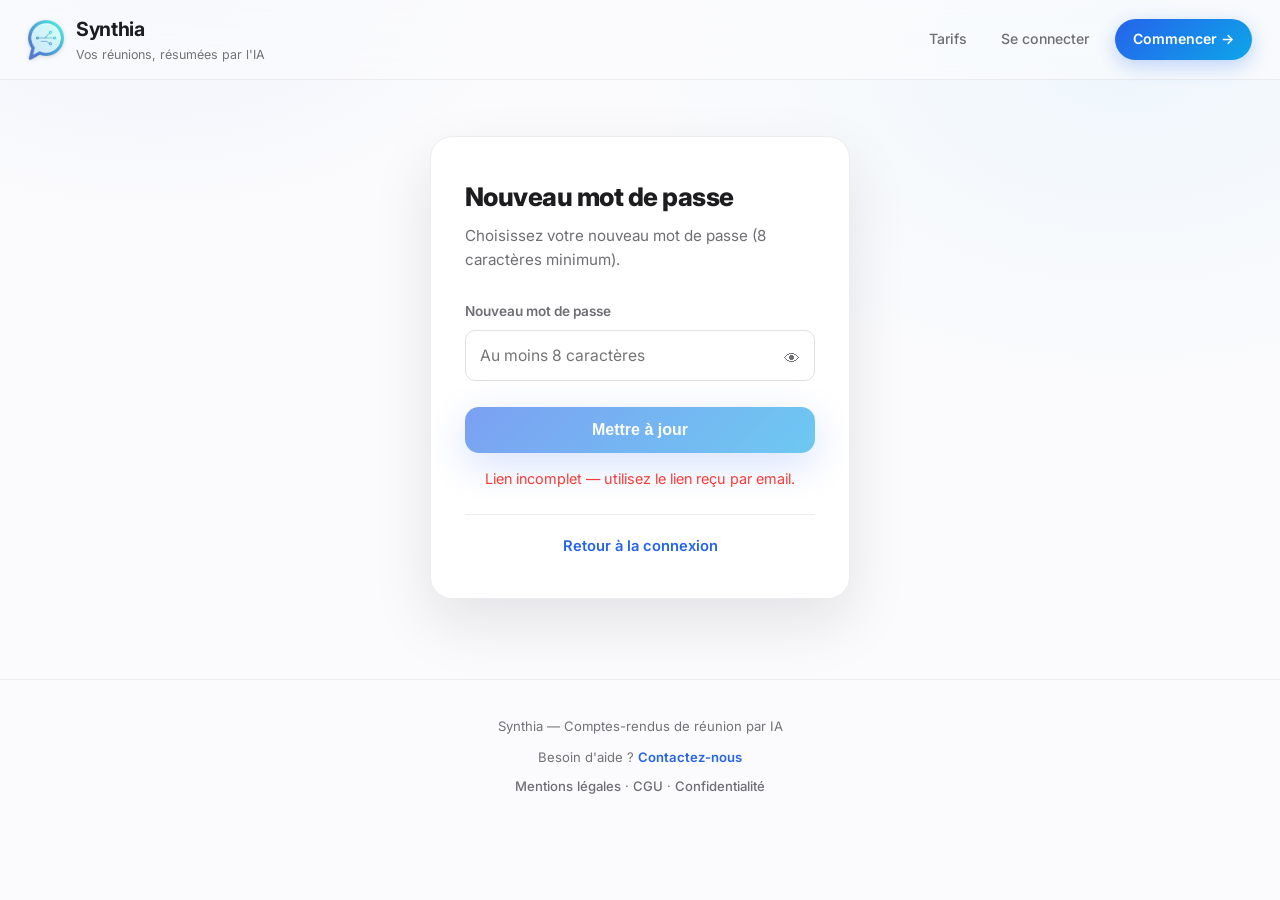
<file: reinitialisation.html>
<!DOCTYPE html>
<html lang="fr">
<head>
  <meta charset="UTF-8">
  <meta name="viewport" content="width=device-width, initial-scale=1.0">
  <title>Synthia — Nouveau mot de passe</title>
  <link rel="preconnect" href="https://fonts.googleapis.com">
  <link rel="preconnect" href="https://fonts.gstatic.com" crossorigin>
  <link href="https://fonts.googleapis.com/css2?family=Inter:wght@400;500;600;700;800&display=swap" rel="stylesheet">
      <link rel="icon" href="favicon.ico?v=2" sizes="any">
  <link rel="icon" href="favicon-32.png?v=2" type="image/png" sizes="32x32">
  <link rel="apple-touch-icon" href="apple-touch-icon.png?v=2">
  <link rel="manifest" href="manifest.json">
  <meta name="theme-color" content="#2563eb">
  <link rel="stylesheet" href="style.css?v=20260708">
  <script src="config.js?v=20260708"></script>
  <script src="nav.js?v=20260708" defer></script>
</head>
<body class="page-auth">
  <header data-nav></header>

  <main>
    <form class="carte-auth rise" id="formReinit" novalidate>
      <h2 class="auth-titre">Nouveau mot de passe</h2>
      <p class="auth-sous-titre">Choisissez votre nouveau mot de passe (8 caractères minimum).</p>

      <div class="champ champ-mdp">
        <label for="motDePasse">Nouveau mot de passe</label>
        <input type="password" id="motDePasse" autocomplete="new-password" placeholder="Au moins 8 caractères" required>
        <button type="button" class="btn-oeil" aria-label="Afficher le mot de passe">👁</button>
      </div>

      <button type="submit" class="cta btn-auth" id="btnReinit">Mettre à jour</button>
      <p class="auth-message" id="message"></p>

      <p class="auth-bascule">
        <a href="connexion.html">Retour à la connexion</a>
      </p>
    </form>
  </main>

  <footer class="pied" data-pied></footer>

  <script>
    const form = document.getElementById("formReinit");
    const bouton = document.getElementById("btnReinit");
    const message = document.getElementById("message");
    const jeton = new URLSearchParams(window.location.search).get("jeton") || "";

    if (!jeton) {
      message.className = "auth-message erreur";
      message.textContent = "Lien incomplet — utilisez le lien reçu par email.";
      bouton.disabled = true;
    }

    form.addEventListener("submit", async (e) => {
      e.preventDefault();
      if (!jeton) return;
      message.className = "auth-message";
      message.textContent = "";
      const mdp = document.getElementById("motDePasse").value;
      if (mdp.length < 8) {
        message.className = "auth-message erreur";
        message.textContent = "Le mot de passe doit contenir au moins 8 caractères.";
        return;
      }
      bouton.disabled = true;
      bouton.textContent = "Mise à jour…";
      try {
        const r = await fetch(API_BASE_URL + "/reinitialiser-mot-de-passe", {
          method: "POST",
          headers: { "Content-Type": "application/json" },
          body: JSON.stringify({ jeton: jeton, nouveau_mot_de_passe: mdp }),
        });
        const d = await r.json();
        if (!r.ok) throw new Error(typeof d.detail === "string" ? d.detail : "Échec de la mise à jour.");
        message.className = "auth-message succes";
        message.textContent = "✅ " + d.message;
        setTimeout(() => (window.location.href = "connexion.html"), 1800);
      } catch (erreur) {
        message.className = "auth-message erreur";
        message.textContent = erreur.message || "Serveur injoignable.";
        bouton.disabled = false;
        bouton.textContent = "Mettre à jour";
      }
    });
  </script>
</body>
</html>
</file>
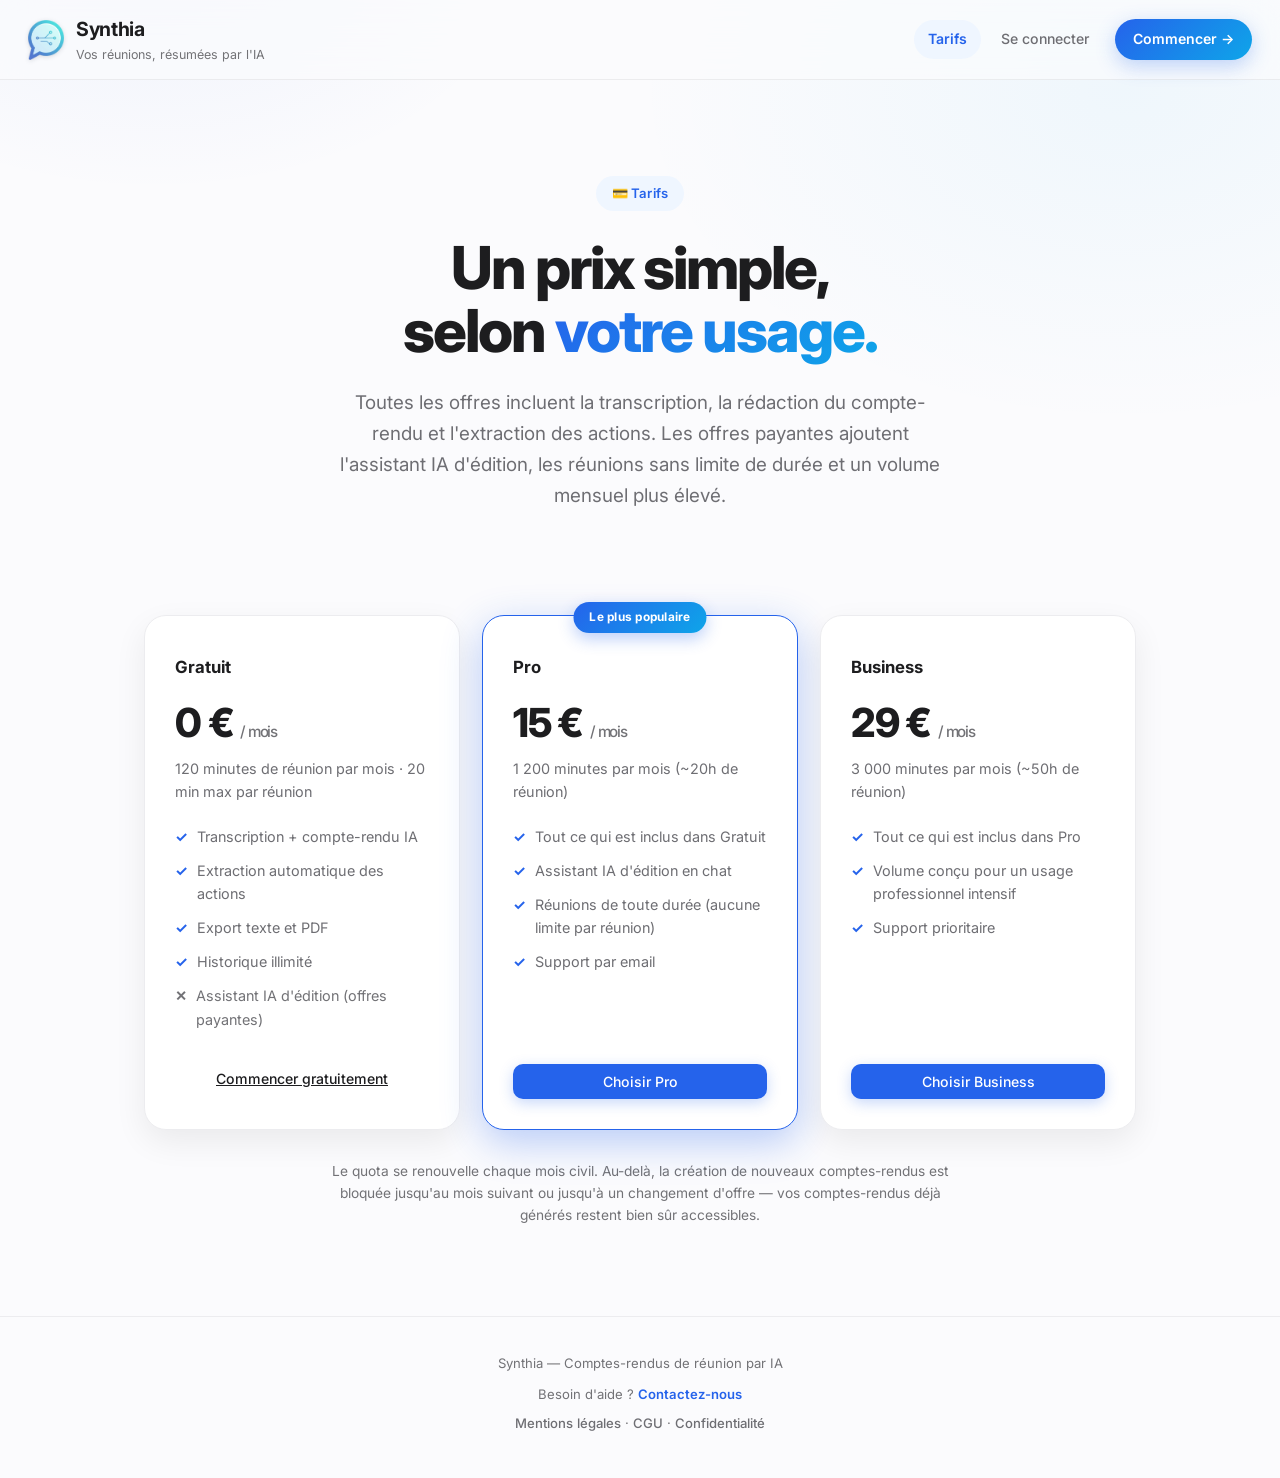
<file: tarifs.html>
<!DOCTYPE html>
<html lang="fr">
<head>
  <meta charset="UTF-8">
  <meta name="viewport" content="width=device-width, initial-scale=1.0">
  <title>Synthia — Tarifs</title>
  <meta name="description" content="Offres Synthia : Gratuit (120 min/mois), Pro (15 €/mois, 1 200 min) et Business (29 €/mois, 3 000 min). Transcription et comptes-rendus IA inclus.">
  <!-- Aperçu lors d'un partage (Slack, LinkedIn, etc.) -->
  <meta property="og:type" content="website">
  <meta property="og:site_name" content="Synthia">
  <meta property="og:title" content="Tarifs Synthia — un prix simple, selon votre usage">
  <meta property="og:description" content="Gratuit, Pro ou Business : toutes les offres incluent la transcription, le compte-rendu structuré et l'extraction des actions.">
  <meta property="og:image" content="https://synthia-hvl1.onrender.com/og-image.png">
  <meta property="og:url" content="https://synthia-hvl1.onrender.com/tarifs.html">
  <meta name="twitter:card" content="summary">
  <link rel="preconnect" href="https://fonts.googleapis.com">
  <link rel="preconnect" href="https://fonts.gstatic.com" crossorigin>
  <link href="https://fonts.googleapis.com/css2?family=Inter:wght@400;500;600;700;800&display=swap" rel="stylesheet">
      <link rel="icon" href="favicon.ico?v=2" sizes="any">
  <link rel="icon" href="favicon-32.png?v=2" type="image/png" sizes="32x32">
  <link rel="apple-touch-icon" href="apple-touch-icon.png?v=2">
  <link rel="manifest" href="manifest.json">
  <meta name="theme-color" content="#2563eb">
  <link rel="stylesheet" href="style.css?v=20260708">
  <script>document.documentElement.classList.add("js");</script>
  <script src="config.js?v=20260708"></script>
  <script src="auth.js?v=20260708"></script>
  <script src="nav.js?v=20260708" defer></script>
</head>
<body class="page-landing page-tarifs">
  <header data-nav></header>

  <main>
    <section class="hero hero-tarifs">
      <span class="eyebrow rise">💳 Tarifs</span>
      <h2 class="hero-titre rise d1">Un prix simple,<br>selon <span class="grad-text">votre usage.</span></h2>
      <p class="hero-pitch rise d2">
        Toutes les offres incluent la transcription, la rédaction du compte-rendu et l'extraction
        des actions. Les offres payantes ajoutent l'assistant IA d'édition, les réunions sans limite
        de durée et un volume mensuel plus élevé.
      </p>
    </section>

    <section class="section-tarifs">
      <div class="conteneur">
        <div class="grille-tarifs reveal">

          <!-- Gratuit -->
          <article class="carte-tarif" data-plan="gratuit">
            <div class="tarif-nom">Gratuit</div>
            <div class="tarif-prix">0 € <span>/ mois</span></div>
            <p class="tarif-quota">120 minutes de réunion par mois · 20 min max par réunion</p>
            <ul class="tarif-fonctionnalites">
              <li>Transcription + compte-rendu IA</li>
              <li>Extraction automatique des actions</li>
              <li>Export texte et PDF</li>
              <li>Historique illimité</li>
              <li class="tarif-exclu">Assistant IA d'édition (offres payantes)</li>
            </ul>
            <a href="inscription.html" class="btn-premium tarif-cta" id="ctaGratuit">Commencer gratuitement</a>
            <p class="tarif-statut-actuel cache" id="statutGratuit">✓ Votre offre actuelle</p>
          </article>

          <!-- Pro (mis en avant) -->
          <article class="carte-tarif recommandee" data-plan="pro">
            <span class="badge-recommande">Le plus populaire</span>
            <div class="tarif-nom">Pro</div>
            <div class="tarif-prix">15 € <span>/ mois</span></div>
            <p class="tarif-quota">1 200 minutes par mois (~20h de réunion)</p>
            <ul class="tarif-fonctionnalites">
              <li>Tout ce qui est inclus dans Gratuit</li>
              <li>Assistant IA d'édition en chat</li>
              <li>Réunions de toute durée (aucune limite par réunion)</li>
              <li>Support par email</li>
            </ul>
            <button class="btn-premium btn-primary tarif-cta" id="ctaPro" data-plan-cible="pro">Choisir Pro</button>
            <p class="tarif-statut-actuel cache" id="statutPro">✓ Votre offre actuelle</p>
          </article>

          <!-- Business -->
          <article class="carte-tarif" data-plan="business">
            <div class="tarif-nom">Business</div>
            <div class="tarif-prix">29 € <span>/ mois</span></div>
            <p class="tarif-quota">3 000 minutes par mois (~50h de réunion)</p>
            <ul class="tarif-fonctionnalites">
              <li>Tout ce qui est inclus dans Pro</li>
              <li>Volume conçu pour un usage professionnel intensif</li>
              <li>Support prioritaire</li>
            </ul>
            <button class="btn-premium btn-primary tarif-cta" id="ctaBusiness" data-plan-cible="business">Choisir Business</button>
            <p class="tarif-statut-actuel cache" id="statutBusiness">✓ Votre offre actuelle</p>
          </article>

        </div>

        <p class="tarif-note reveal">
          Le quota se renouvelle chaque mois civil. Au-delà, la création de nouveaux comptes-rendus est
          bloquée jusqu'au mois suivant ou jusqu'à un changement d'offre — vos comptes-rendus déjà générés
          restent bien sûr accessibles.
        </p>
        <p class="tarif-message cache" id="tarifMessage"></p>
      </div>
    </section>
  </main>

  <footer class="pied" data-pied></footer>

  <script>
    // La navigation est gérée par le composant partagé nav.js.
    const connecte = !!getToken();

    const message = document.getElementById("tarifMessage");

    function afficherMessage(texte) {
      message.textContent = texte;
      message.classList.remove("cache");
    }

    // ---- Si connecté : on récupère le plan actuel pour l'indiquer sur la bonne carte ----
    async function chargerStatut() {
      if (!connecte) return;
      try {
        const reponse = await fetchAuth(API_BASE_URL + "/abonnement/statut");
        if (!reponse.ok) return;
        const statut = await reponse.json();
        const idParPlan = { gratuit: "statutGratuit", pro: "statutPro", business: "statutBusiness" };
        const idCible = idParPlan[statut.plan];
        if (idCible) document.getElementById(idCible).classList.remove("cache");

        // Sur la carte de l'offre déjà active, on remplace le bouton par une mention.
        document.querySelectorAll(".carte-tarif").forEach((carte) => {
          if (carte.dataset.plan === statut.plan) {
            const bouton = carte.querySelector(".tarif-cta");
            if (bouton && bouton.tagName === "BUTTON") {
              bouton.disabled = true;
              bouton.textContent = "Offre actuelle";
            }
          }
        });
      } catch (erreur) {
        // Échec silencieux : la page reste utilisable sans le badge de statut.
      }
    }
    chargerStatut();

    // ---- Souscription à une offre payante ----
    async function souscrire(plan, bouton) {
      if (!connecte) {
        window.location.href = "connexion.html";
        return;
      }
      const texteInitial = bouton.textContent;
      bouton.disabled = true;
      bouton.textContent = "Redirection…";
      try {
        const reponse = await fetchAuth(API_BASE_URL + "/abonnement/creer-session", {
          method: "POST",
          headers: { "Content-Type": "application/json" },
          body: JSON.stringify({ plan }),
        });
        const donnees = await reponse.json();
        if (!reponse.ok) throw new Error(donnees.detail || "Impossible de démarrer le paiement.");
        window.location.href = donnees.url;
      } catch (erreur) {
        afficherMessage(erreur.message || "Serveur injoignable.");
        bouton.disabled = false;
        bouton.textContent = texteInitial;
      }
    }

    document.getElementById("ctaPro").addEventListener("click", (e) => souscrire("pro", e.currentTarget));
    document.getElementById("ctaBusiness").addEventListener("click", (e) => souscrire("business", e.currentTarget));

    // Le bouton "Gratuit" pointe déjà vers app.html si on est connecté.
    if (connecte) document.getElementById("ctaGratuit").setAttribute("href", "app.html");

    // ---- Retour depuis Stripe (annulation) ----
    const params = new URLSearchParams(window.location.search);
    if (params.get("abonnement") === "annule") {
      afficherMessage("Paiement annulé — vous pouvez réessayer quand vous voulez.");
    }

    // Révélation au scroll (décoratif, comme sur les autres pages)
    const observateur = new IntersectionObserver((entrees) => {
      entrees.forEach((e) => {
        if (e.isIntersecting) {
          e.target.classList.add("visible");
          observateur.unobserve(e.target);
        }
      });
    }, { threshold: 0.1 });
    document.querySelectorAll(".reveal").forEach((el) => observateur.observe(el));
  </script>
</body>
</html>
</file>
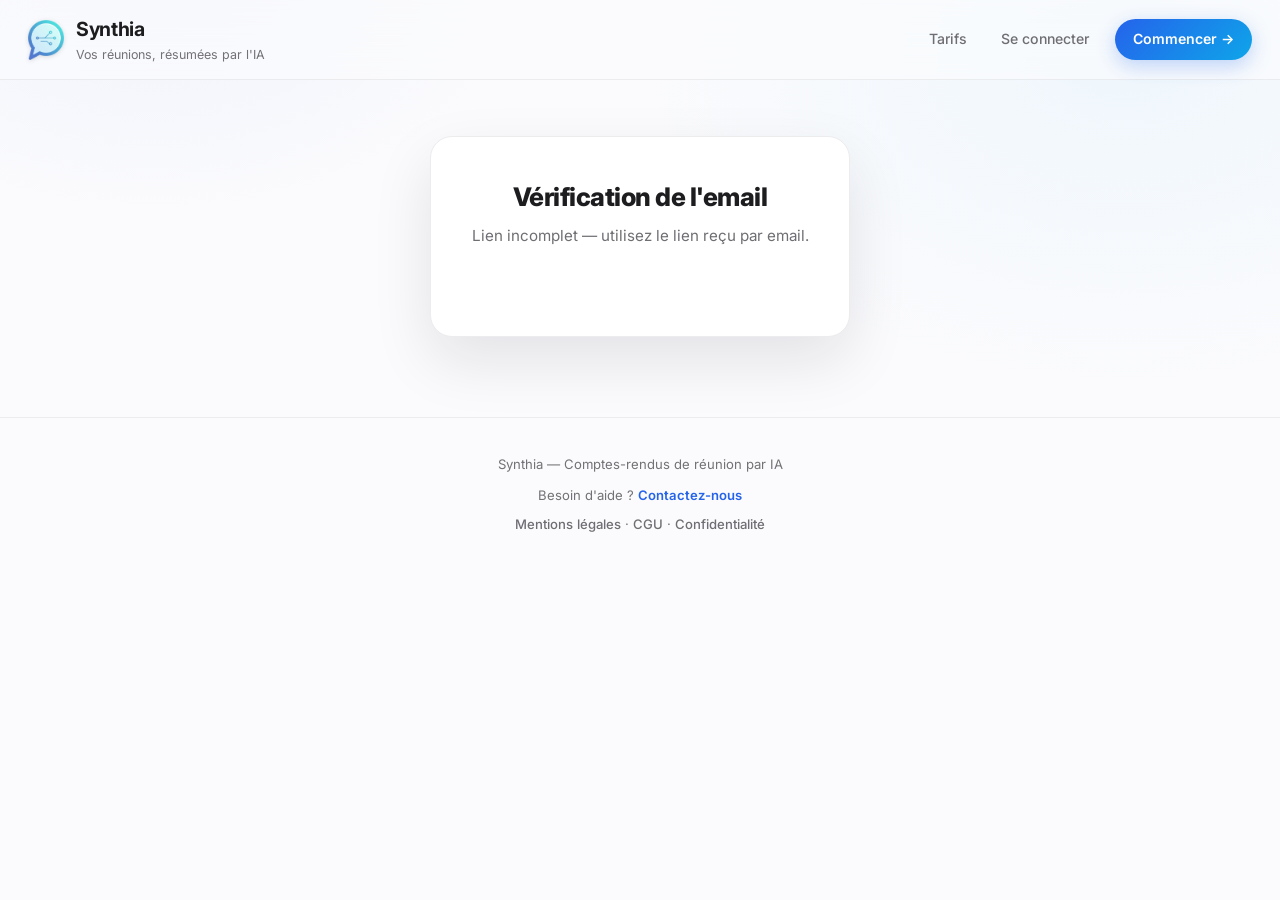
<file: verifier-email.html>
<!DOCTYPE html>
<html lang="fr">
<head>
  <meta charset="UTF-8">
  <meta name="viewport" content="width=device-width, initial-scale=1.0">
  <title>Synthia — Vérification de l'email</title>
  <link rel="preconnect" href="https://fonts.googleapis.com">
  <link rel="preconnect" href="https://fonts.gstatic.com" crossorigin>
  <link href="https://fonts.googleapis.com/css2?family=Inter:wght@400;500;600;700;800&display=swap" rel="stylesheet">
      <link rel="icon" href="favicon.ico?v=2" sizes="any">
  <link rel="icon" href="favicon-32.png?v=2" type="image/png" sizes="32x32">
  <link rel="apple-touch-icon" href="apple-touch-icon.png?v=2">
  <link rel="manifest" href="manifest.json">
  <meta name="theme-color" content="#2563eb">
  <link rel="stylesheet" href="style.css?v=20260708">
  <script src="config.js?v=20260708"></script>
  <script src="nav.js?v=20260708" defer></script>
</head>
<body class="page-auth">
  <header data-nav></header>

  <main>
    <div class="carte-auth rise" style="text-align: center;">
      <h2 class="auth-titre">Vérification de l'email</h2>
      <p class="auth-sous-titre" id="etat">Vérification en cours…</p>
      <a href="app.html" class="cta btn-auth cache" id="ctaApp">Ouvrir Synthia →</a>
      <p class="auth-message" id="message"></p>
    </div>
  </main>

  <footer class="pied" data-pied></footer>

  <script>
    const etat = document.getElementById("etat");
    const message = document.getElementById("message");
    const jeton = new URLSearchParams(window.location.search).get("jeton") || "";

    (async () => {
      if (!jeton) {
        etat.textContent = "Lien incomplet — utilisez le lien reçu par email.";
        return;
      }
      try {
        const r = await fetch(API_BASE_URL + "/verifier-email", {
          method: "POST",
          headers: { "Content-Type": "application/json" },
          body: JSON.stringify({ jeton: jeton }),
        });
        const d = await r.json();
        if (!r.ok) throw new Error(typeof d.detail === "string" ? d.detail : "Lien invalide ou expiré.");
        etat.textContent = "✅ " + d.message;
        document.getElementById("ctaApp").classList.remove("cache");
      } catch (erreur) {
        etat.textContent = "❌ " + (erreur.message || "Serveur injoignable.");
      }
    })();
  </script>
</body>
</html>
</file>
<file: style.css>
/* =====================================================================
   SYNTHIA — Design system premium
   Socle commun + 3 pages : landing, enregistrement, résultat
   ===================================================================== */

/* ------------------------------------------------------------------ */
/* 1. Tokens                                                           */
/* ------------------------------------------------------------------ */
:root {
  --bg: #fbfbfd;
  --surface: #ffffff;
  --ink: #1d1d1f;
  --ink-2: #6e6e73;
  --ink-3: #727276;   /* petit texte discret — foncé juste assez pour passer WCAG AA (>= 4.5:1) */
  --line: #ececef;
  --line-2: #e0e0e4;
  --accent: #2563eb;
  --accent-fonce: #1d4ed8;
  --accent-2: #0ea5e9;
  --accent-soft: #eff6ff;
  --danger: #ff3b30;
  --grad: linear-gradient(135deg, var(--accent), var(--accent-2));
  --r-s: 10px;
  --r-m: 16px;
  --r-l: 22px;
  --shadow-1: 0 1px 3px rgba(0, 0, 0, 0.04);
  --shadow-2: 0 12px 32px rgba(0, 0, 0, 0.07);
  --shadow-3: 0 24px 60px rgba(16, 24, 40, 0.10);
  --shadow-accent: 0 12px 40px rgba(37, 99, 235, 0.32);
  --ease: cubic-bezier(0.2, 0.8, 0.2, 1);
  --champ-bg: #ffffff;
  --header-bg: rgba(251, 251, 253, 0.72);
  --hover-doux: rgba(0, 0, 0, 0.04);
}

/* ------------------------------------------------------------------ */
/* 2. Base                                                             */
/* ------------------------------------------------------------------ */
* { margin: 0; padding: 0; box-sizing: border-box; }

html { scroll-behavior: smooth; }

body {
  font-family: 'Inter', -apple-system, BlinkMacSystemFont, 'Segoe UI', sans-serif;
  /* Halos d'ambiance très légers peints dans le fond de page */
  background:
    radial-gradient(640px 420px at 12% -4%, rgba(37, 99, 235, 0.06), transparent 60%),
    radial-gradient(760px 520px at 88% 6%, rgba(14, 165, 233, 0.05), transparent 65%),
    var(--bg);
  background-repeat: no-repeat;
  background-color: var(--bg);
  color: var(--ink);
  line-height: 1.6;
  min-height: 100vh;
  -webkit-font-smoothing: antialiased;
  text-rendering: optimizeLegibility;
}

::selection { background: rgba(37, 99, 235, 0.16); }

:focus-visible { outline: 2px solid var(--accent); outline-offset: 2px; }

.cache { display: none !important; }

/* ------------------------------------------------------------------ */
/* 3. En-tête commun (translucide)                                     */
/* ------------------------------------------------------------------ */
header {
  position: sticky; top: 0; z-index: 40;
  display: flex; align-items: center; gap: 12px;
  padding: 14px 28px;
  background: var(--header-bg);
  backdrop-filter: saturate(180%) blur(20px);
  -webkit-backdrop-filter: saturate(180%) blur(20px);
  border-bottom: 1px solid rgba(0, 0, 0, 0.06);
}

.logo-lien {
  display: flex; align-items: center; gap: 12px;
  text-decoration: none; color: inherit;
}

.logo {
  width: 38px; height: 38px;
  background: var(--grad);
  border-radius: 11px;
  display: flex; align-items: center; justify-content: center;
  color: #fff; font-weight: 700; font-size: 1.2rem;
  box-shadow: 0 4px 12px rgba(37, 99, 235, 0.35);
}

/* Logo image (bulle Synthia, fond transparent) — lisible en clair et sombre */
.logo-img {
  height: 40px; width: auto; display: block;
  filter: drop-shadow(0 1px 2px rgba(16, 24, 40, 0.14));
}

header h1 { font-size: 1.22rem; letter-spacing: -0.02em; color: var(--ink); }
header .tagline { font-size: 0.78rem; color: var(--ink-3); font-weight: 400; }

.lien-retour {
  margin-left: auto;
  font-size: 0.88rem; font-weight: 500; color: var(--ink);
  text-decoration: none;
  padding: 8px 16px; border-radius: 999px;
  border: 1px solid var(--line-2);
  background: rgba(255, 255, 255, 0.6);
  transition: background 0.2s, box-shadow 0.2s, transform 0.2s var(--ease);
}
.lien-retour:hover { background: #fff; box-shadow: var(--shadow-1); transform: translateY(-1px); }

/* ------------------------------------------------------------------ */
/* 4. Boutons communs                                                  */
/* ------------------------------------------------------------------ */
.cta {
  display: inline-flex; align-items: center; gap: 8px;
  background: var(--grad);
  color: #fff; font-size: 1rem; font-weight: 600;
  padding: 14px 30px; border-radius: 14px;
  text-decoration: none;
  box-shadow: var(--shadow-accent);
  transition: transform 0.25s var(--ease), box-shadow 0.25s;
}
.cta:hover { transform: translateY(-2px); box-shadow: 0 18px 48px rgba(37, 99, 235, 0.42); }
.cta:active { transform: scale(0.98); }

.cta-inverse {
  background: #fff; color: var(--accent);
  box-shadow: 0 10px 30px rgba(0, 0, 0, 0.18);
}
.cta-inverse:hover { box-shadow: 0 16px 40px rgba(0, 0, 0, 0.22); }

/* ------------------------------------------------------------------ */
/* 5. Animations d'entrée + révélation au scroll                       */
/* ------------------------------------------------------------------ */
.rise { opacity: 0; animation: lever 0.8s var(--ease) forwards; }
.rise.d1 { animation-delay: 0.08s; }
.rise.d2 { animation-delay: 0.18s; }
.rise.d3 { animation-delay: 0.28s; }
.rise.d4 { animation-delay: 0.4s; }
@keyframes lever {
  from { opacity: 0; transform: translateY(18px); }
  to   { opacity: 1; transform: none; }
}

/* Révélation au scroll : ne masque que si le JS est bien là (html.js) */
.reveal { transition: opacity 0.7s var(--ease), transform 0.7s var(--ease); }
html.js .reveal { opacity: 0; transform: translateY(22px); }
html.js .reveal.visible { opacity: 1; transform: none; }
.reveal.d1 { transition-delay: 0.1s; }
.reveal.d2 { transition-delay: 0.2s; }
.reveal.d3 { transition-delay: 0.3s; }

/* ------------------------------------------------------------------ */
/* 6. LANDING (page-landing)                                           */
/* ------------------------------------------------------------------ */
.conteneur { max-width: 1040px; margin: 0 auto; padding: 0 24px; }

.page-landing .hero {
  text-align: center;
  padding: 96px 20px 48px;
  max-width: 860px; margin: 0 auto;
}

.page-landing .eyebrow {
  display: inline-block;
  font-size: 0.82rem; font-weight: 600; color: var(--accent);
  background: var(--accent-soft);
  padding: 7px 16px; border-radius: 999px;
  margin-bottom: 26px; letter-spacing: 0.01em;
}

.page-landing .hero-titre {
  font-size: clamp(2.4rem, 6vw, 3.7rem);
  line-height: 1.06; letter-spacing: -0.035em;
  font-weight: 800; color: var(--ink);
  margin-bottom: 24px;
}
.grad-text {
  background: var(--grad);
  -webkit-background-clip: text; background-clip: text;
  color: transparent;
}

.page-landing .hero-pitch {
  font-size: 1.18rem; color: var(--ink-2); line-height: 1.65;
  max-width: 620px; margin: 0 auto 36px;
}

.page-landing .hero-actions {
  display: flex; align-items: center; justify-content: center;
  gap: 24px; flex-wrap: wrap;
}
.lien-doux {
  font-size: 0.95rem; font-weight: 500; color: var(--ink-2);
  text-decoration: none; transition: color 0.2s;
}
.lien-doux:hover { color: var(--ink); }

.page-landing .hero-note { margin-top: 20px; font-size: 0.85rem; color: var(--ink-3); }

/* Onde décorative sous le hero */
.hero-wave {
  display: flex; align-items: center; justify-content: center;
  gap: 5px; height: 44px; margin-top: 52px; opacity: 0.55;
}
.hero-wave span {
  width: 4px; height: 100%; border-radius: 4px;
  background: var(--grad);
  transform-origin: center;
  animation: houle 2.6s ease-in-out infinite;
  animation-delay: calc(var(--i) * 0.12s);
}
@keyframes houle {
  0%, 100% { transform: scaleY(0.15); }
  50%      { transform: scaleY(1); }
}

/* Vitrine produit (fenêtre factice) */
.vitrine { padding: 24px 24px 0; }
.fenetre {
  max-width: 720px; margin: 0 auto;
  background: var(--surface);
  border: 1px solid var(--line);
  border-radius: 20px;
  box-shadow: var(--shadow-3);
  overflow: hidden;
  animation: flotte 7s ease-in-out infinite;
}
@keyframes flotte {
  0%, 100% { transform: translateY(0); }
  50%      { transform: translateY(-7px); }
}
.fenetre-barre {
  display: flex; align-items: center; gap: 7px;
  padding: 13px 18px;
  background: #fafafa; border-bottom: 1px solid var(--line);
}
.fenetre-barre span { width: 10px; height: 10px; border-radius: 50%; }
.fenetre-barre span:nth-child(1) { background: #ff5f57; }
.fenetre-barre span:nth-child(2) { background: #febc2e; }
.fenetre-barre span:nth-child(3) { background: #28c840; }
.fenetre-barre em {
  font-style: normal; font-size: 0.8rem; color: var(--ink-3);
  margin-left: 10px;
}
.fenetre-corps { padding: 28px 32px 32px; }
.ligne {
  position: relative; overflow: hidden;
  height: 12px; border-radius: 6px;
  background: #f0f0f3; margin: 13px 0;
}
.ligne.titre { width: 38%; height: 16px; background: #e3ecfc; }
.ligne.courte { width: 55%; }
.ligne::after {
  content: '';
  position: absolute; inset: 0;
  transform: translateX(-100%);
  background: linear-gradient(90deg, transparent, rgba(255, 255, 255, 0.75), transparent);
  animation: brillance 2.8s infinite;
}
@keyframes brillance { to { transform: translateX(100%); } }
.chips { display: flex; flex-wrap: wrap; gap: 8px; margin: 18px 0; }
.chip {
  font-size: 0.78rem; font-weight: 600;
  color: var(--accent); background: var(--accent-soft);
  padding: 5px 12px; border-radius: 999px;
}

/* Comment ça marche */
.page-landing .section-etapes { padding: 96px 0 8px; }
.page-landing .section-titre {
  text-align: center;
  font-size: 1.8rem; font-weight: 700; letter-spacing: -0.025em;
  color: var(--ink); margin-bottom: 44px;
}
.etapes {
  display: grid; grid-template-columns: repeat(3, 1fr); gap: 20px;
  position: relative;
}
.etape {
  position: relative;
  background: var(--surface);
  border: 1px solid var(--line);
  border-radius: 20px;
  padding: 38px 26px 30px;
  text-align: center;
  box-shadow: var(--shadow-1);
  transition: transform 0.3s var(--ease), box-shadow 0.3s, border-color 0.3s;
}
.etape:hover {
  transform: translateY(-5px);
  box-shadow: var(--shadow-2);
  border-color: var(--line-2);
}
.etape-numero {
  position: absolute; top: -16px; left: 50%; transform: translateX(-50%);
  width: 32px; height: 32px;
  background: var(--grad);
  color: #fff; font-weight: 700; font-size: 0.95rem;
  border-radius: 50%;
  display: flex; align-items: center; justify-content: center;
  box-shadow: 0 6px 16px rgba(37, 99, 235, 0.35);
}
.etape-icone { font-size: 2.2rem; margin-bottom: 14px; }
.etape h4 { font-size: 1.12rem; font-weight: 600; color: var(--ink); margin-bottom: 8px; }
.etape p { font-size: 0.94rem; color: var(--ink-2); }

/* Bande CTA finale */
.section-fin { padding: 72px 0 96px; }
.bande-cta {
  background: var(--grad);
  border-radius: 28px;
  padding: 64px 32px;
  text-align: center;
  color: #fff;
  box-shadow: var(--shadow-accent);
}
.bande-cta h3 {
  font-size: 1.9rem; font-weight: 700; letter-spacing: -0.025em;
  margin-bottom: 10px;
}
.bande-cta p { opacity: 0.85; margin-bottom: 30px; font-size: 1.02rem; }

/* Pied de page */
.pied {
  border-top: 1px solid var(--line);
  text-align: center;
  padding: 36px 20px 44px;
  color: var(--ink-3); font-size: 0.82rem;
}

/* ------------------------------------------------------------------ */
/* 7. PAGE ENREGISTREMENT (page-record)                                */
/* ------------------------------------------------------------------ */
.scene {
  min-height: calc(100vh - 74px);
  display: flex; flex-direction: column;
  align-items: center; justify-content: center;
  text-align: center;
  padding: 48px 20px 96px;
}
.enregistreur {
  display: flex; flex-direction: column; align-items: center;
  gap: 26px; width: 100%; max-width: 540px;
}

.etat-label {
  font-size: 1.7rem; font-weight: 650; letter-spacing: -0.025em;
  color: var(--ink);
}
.sous-texte { font-size: 0.95rem; color: var(--ink-3); }

/* Bouton micro central */
.btn-micro {
  position: relative;
  width: 128px; height: 128px; padding: 0;
  border: none; border-radius: 50%;
  background: var(--grad);
  color: #fff; cursor: pointer;
  display: flex; align-items: center; justify-content: center;
  box-shadow: var(--shadow-accent);
  transition: transform 0.28s var(--ease), box-shadow 0.28s;
}
.btn-micro:hover {
  transform: translateY(-3px) scale(1.02);
  box-shadow: 0 18px 52px rgba(37, 99, 235, 0.4);
}
.btn-micro:active { transform: scale(0.97); }
.btn-micro svg { width: 48px; height: 48px; }
.btn-micro .icone-stop { display: none; }

/* Anneau respirant autour du micro (repos) */
.btn-micro::after {
  content: '';
  position: absolute; inset: -14px;
  border-radius: 50%;
  border: 1px solid rgba(37, 99, 235, 0.28);
  animation: respire 3.4s ease-in-out infinite;
  pointer-events: none;
}
@keyframes respire {
  0%, 100% { transform: scale(0.94); opacity: 0.75; }
  50%      { transform: scale(1.07); opacity: 0.2; }
}

/* État enregistrement : rouge + halo pulsant.
   Le halo vit sur ::before pour ne pas écraser l'animation d'entrée
   (.rise) portée par le bouton lui-même. */
.btn-micro.enregistre {
  background: linear-gradient(135deg, #ff3b30, #ff6b3d);
  box-shadow: 0 12px 40px rgba(255, 59, 48, 0.4);
}
.btn-micro.enregistre::before {
  content: '';
  position: absolute; inset: 0; border-radius: 50%;
  animation: haloPulse 2s ease-out infinite;
  pointer-events: none;
}
.btn-micro.enregistre::after { border-color: rgba(255, 59, 48, 0.3); }
.btn-micro.enregistre .icone-micro { display: none; }
.btn-micro.enregistre .icone-stop { display: block; }
@keyframes haloPulse {
  0%   { box-shadow: 0 0 0 0 rgba(255, 59, 48, 0.35), 0 12px 40px rgba(255, 59, 48, 0.4); }
  70%  { box-shadow: 0 0 0 26px rgba(255, 59, 48, 0), 0 12px 40px rgba(255, 59, 48, 0.4); }
  100% { box-shadow: 0 0 0 0 rgba(255, 59, 48, 0), 0 12px 40px rgba(255, 59, 48, 0.4); }
}

/* Waveform réactive */
.waveform {
  display: flex; align-items: center; justify-content: center;
  gap: 4px; height: 64px;
}
.waveform .barre {
  width: 4px; height: 100%; border-radius: 4px;
  background: var(--grad);
  transform: scaleY(0.1); transform-origin: center;
  transition: transform 0.07s ease;
}
/* Repli CSS si Web Audio indisponible */
.waveform.anime-css .barre {
  animation: egaliseur 1s ease-in-out infinite;
  animation-delay: calc(var(--i) * 0.05s);
}
@keyframes egaliseur {
  0%, 100% { transform: scaleY(0.2); }
  50%      { transform: scaleY(1); }
}

/* Chrono (pilule + point rouge clignotant) */
.timer {
  display: inline-flex; align-items: center; gap: 9px;
  background: var(--surface);
  border: 1px solid var(--line);
  padding: 8px 18px; border-radius: 999px;
  font-size: 1rem; font-weight: 600; color: var(--ink);
  font-variant-numeric: tabular-nums;
  box-shadow: var(--shadow-1);
}
.timer::before {
  content: '';
  width: 8px; height: 8px; border-radius: 50%;
  background: var(--danger);
  animation: clignote 1.2s ease-in-out infinite;
}
@keyframes clignote { 0%, 100% { opacity: 1; } 50% { opacity: 0.25; } }

/* Réglages discrets */
.reglages {
  display: flex; flex-wrap: wrap; gap: 16px;
  justify-content: center; margin-top: 6px;
}
.reglage { display: flex; flex-direction: column; align-items: flex-start; gap: 7px; }
.reglage label {
  font-size: 0.72rem; text-transform: uppercase; letter-spacing: 0.07em;
  color: var(--ink-3); font-weight: 600; padding-left: 4px;
}
.reglage select {
  appearance: none; -webkit-appearance: none;
  font-family: inherit; font-size: 0.9rem; color: var(--ink);
  background-color: #f5f5f7;
  background-image: url("data:image/svg+xml;utf8,<svg xmlns='http://www.w3.org/2000/svg' width='12' height='12' viewBox='0 0 24 24' fill='none' stroke='%2386868b' stroke-width='2' stroke-linecap='round' stroke-linejoin='round'><path d='M6 9l6 6 6-6'/></svg>");
  background-repeat: no-repeat; background-position: right 14px center;
  border: 1px solid transparent; border-radius: 12px;
  padding: 11px 40px 11px 16px; cursor: pointer;
  transition: background-color 0.2s, border-color 0.2s, box-shadow 0.2s;
}
.reglage select:hover { background-color: var(--line); }
.reglage select:focus {
  outline: none; background-color: var(--champ-bg);
  border-color: var(--accent);
  box-shadow: 0 0 0 3px rgba(37, 99, 235, 0.12);
}

/* Overlay de chargement */
.overlay-chargement {
  position: fixed; inset: 0; z-index: 100;
  background: rgba(251, 251, 253, 0.82);
  backdrop-filter: saturate(180%) blur(24px);
  -webkit-backdrop-filter: saturate(180%) blur(24px);
  display: flex; flex-direction: column;
  align-items: center; justify-content: center; gap: 26px;
  animation: apparition 0.4s ease;
}
@keyframes apparition { from { opacity: 0; } to { opacity: 1; } }

.ondes-chargement { display: flex; align-items: center; gap: 7px; height: 60px; }
.ondes-chargement span {
  width: 7px; height: 100%; border-radius: 7px;
  background: var(--grad);
  animation: onde 1.1s ease-in-out infinite;
}
.ondes-chargement span:nth-child(1) { animation-delay: 0s; }
.ondes-chargement span:nth-child(2) { animation-delay: 0.15s; }
.ondes-chargement span:nth-child(3) { animation-delay: 0.3s; }
.ondes-chargement span:nth-child(4) { animation-delay: 0.45s; }
.ondes-chargement span:nth-child(5) { animation-delay: 0.6s; }
@keyframes onde {
  0%, 100% { transform: scaleY(0.3); }
  50%      { transform: scaleY(1); }
}

.texte-chargement {
  font-size: 1.3rem; font-weight: 600; letter-spacing: -0.01em;
  color: var(--ink);
  text-align: center;
}
.sous-chargement { font-size: 0.92rem; color: var(--ink-3); }
.erreur-chargement { font-size: 0.92rem; color: var(--danger); font-weight: 600; margin-top: 4px; }

/* Barre de progression (traitement des longues réunions) */
.barre-progression {
  width: min(340px, 78vw); height: 8px;
  background: #e8e8ec; border-radius: 999px;
  overflow: hidden;
}
.barre-remplissage {
  width: 0%; height: 100%;
  background: var(--grad); border-radius: 999px;
  transition: width 0.4s var(--ease);
}
.pourcentage {
  font-size: 0.9rem; font-weight: 600; color: var(--accent);
  font-variant-numeric: tabular-nums;
  margin-top: -10px;
}

/* ------------------------------------------------------------------ */
/* 8. PAGE RÉSULTAT (page-resultat)                                    */
/* ------------------------------------------------------------------ */
.page-resultat .doc {
  max-width: 880px; margin: 0 auto;
  padding: 44px 24px 110px;
}

#contenu { animation: lever 0.5s var(--ease); }

/* En-tête du document */
.doc-entete {
  display: flex; justify-content: space-between; align-items: flex-start;
  gap: 20px; flex-wrap: wrap;
  margin-bottom: 30px;
}
.doc-titre {
  font-size: 1.95rem; font-weight: 700; letter-spacing: -0.03em;
  color: var(--ink); margin-bottom: 6px;
}
.doc-meta { font-size: 0.9rem; color: var(--ink-3); }
.doc-actions { display: flex; flex-wrap: wrap; gap: 8px; }

/* Boutons premium (façon macOS) */
.btn-premium {
  font-family: inherit; font-size: 0.88rem; font-weight: 500;
  padding: 9px 16px; border-radius: var(--r-s); cursor: pointer;
  background: var(--surface); color: var(--ink);
  border: 1px solid var(--line-2);
  display: inline-flex; align-items: center; gap: 6px;
  transition: background 0.18s, border-color 0.18s, transform 0.12s var(--ease), box-shadow 0.18s;
}
.btn-premium:hover { background: #f5f5f7; border-color: #d2d2d7; box-shadow: var(--shadow-1); }
.btn-premium:active { transform: scale(0.97); }
.btn-premium.btn-primary {
  background: var(--accent); color: #fff; border-color: var(--accent);
  box-shadow: 0 4px 14px rgba(37, 99, 235, 0.25);
}
.btn-premium.btn-primary:hover { background: var(--accent-fonce); border-color: var(--accent-fonce); }

/* Onglets : contrôle segmenté façon Apple */
.onglets {
  display: inline-flex; gap: 4px;
  background: #f0f0f2;
  border: 1px solid var(--line);
  padding: 4px; border-radius: 13px;
  max-width: 100%; overflow-x: auto;
}
.onglet {
  border: none; background: transparent;
  font-family: inherit; font-size: 0.92rem; font-weight: 500;
  color: var(--ink-2);
  padding: 9px 18px; border-radius: 9px;
  cursor: pointer; white-space: nowrap;
  display: inline-flex; align-items: center; gap: 8px;
  transition: color 0.2s, background 0.2s, box-shadow 0.2s;
}
.onglet:hover { color: var(--ink); }
.onglet.actif {
  background: var(--surface); color: var(--ink); font-weight: 600;
  box-shadow: 0 1px 4px rgba(0, 0, 0, 0.09);
}
.pastille {
  background: var(--accent-soft); color: var(--accent);
  font-size: 0.72rem; font-weight: 600;
  padding: 2px 9px; border-radius: 999px; line-height: 1.4;
}

/* Panneaux */
.panneau { display: none; }
.panneau.actif { display: block; animation: fondu 0.3s var(--ease); }
@keyframes fondu {
  from { opacity: 0; transform: translateY(6px); }
  to   { opacity: 1; transform: none; }
}
.panneau-hint {
  font-size: 0.82rem; color: #a1a1a6; font-style: italic;
  margin: 18px 0 0;
}

/* Surface "document" éditable */
.doc-surface {
  background: var(--surface);
  border: 1px solid var(--line);
  border-radius: var(--r-m);
  padding: 42px 46px;
  min-height: 380px; margin-top: 14px;
  box-shadow: var(--shadow-1);
  line-height: 1.75; font-size: 1rem; color: var(--ink);
  transition: border-color 0.2s, box-shadow 0.2s;
}
.doc-surface:hover { border-color: var(--line-2); }
.doc-surface:focus {
  outline: none;
  border-color: #c9d6f5;
  box-shadow: 0 0 0 4px rgba(37, 99, 235, 0.08);
}
.doc-surface h1, .doc-surface h2, .doc-surface h3 {
  color: var(--ink); letter-spacing: -0.01em;
  margin: 24px 0 10px; font-size: 1.15rem;
}
.doc-surface h1:first-child, .doc-surface h2:first-child, .doc-surface h3:first-child { margin-top: 0; }
.doc-surface ul { padding-left: 24px; margin: 10px 0; }
.doc-surface li { margin: 4px 0; }
.doc-surface strong { color: var(--ink); font-weight: 600; }
.transcription { color: #3a3a3c; }

/* Tableau des actions */
#tableauActions {
  width: 100%; border-collapse: separate; border-spacing: 0;
  background: var(--surface);
  border: 1px solid var(--line);
  border-radius: var(--r-m);
  overflow: hidden; margin-top: 14px;
  box-shadow: var(--shadow-1);
}
#tableauActions th {
  background: #fafafa; color: var(--ink-3);
  font-size: 0.74rem; text-transform: uppercase; letter-spacing: 0.05em; font-weight: 600;
  text-align: left; padding: 14px 18px;
  border-bottom: 1px solid var(--line);
}
#tableauActions td {
  padding: 14px 18px;
  border-bottom: 1px solid #f5f5f7;
  font-size: 0.95rem; color: var(--ink);
}
#tableauActions tbody tr { transition: background 0.15s; }
#tableauActions tbody tr:hover { background: #fafafa; }
#tableauActions tbody tr:last-child td { border-bottom: none; }
#tableauActions td[contenteditable="true"]:focus {
  outline: 2px solid var(--accent); outline-offset: -2px;
  background: var(--accent-soft);
}
.col-suppr { width: 40px; text-align: center; }
.btn-suppr {
  background: transparent; color: #cbd5e1; border: none;
  font-size: 0.9rem; padding: 4px 8px;
  cursor: pointer; border-radius: 6px;
  transition: color 0.15s, background 0.15s;
}
.btn-suppr:hover { color: var(--danger); background: #fef2f2; }

/* État vide */
.etat-vide {
  text-align: center; max-width: 460px;
  margin: 80px auto 0;
}
.etat-vide-icone { font-size: 3rem; margin-bottom: 16px; }
.etat-vide h2 {
  font-size: 1.5rem; font-weight: 700; letter-spacing: -0.02em;
  color: var(--ink); margin-bottom: 10px;
}
.etat-vide p { color: var(--ink-3); margin-bottom: 26px; }

/* Toast (verre sombre) */
.toast {
  position: fixed; bottom: 28px; left: 50%; transform: translateX(-50%);
  background: rgba(29, 29, 31, 0.88);
  backdrop-filter: blur(10px);
  -webkit-backdrop-filter: blur(10px);
  color: #fff;
  padding: 12px 22px; border-radius: 12px;
  font-size: 0.9rem; font-weight: 600;
  box-shadow: 0 10px 30px rgba(0, 0, 0, 0.25);
  z-index: 200;
  animation: toastIn 0.35s var(--ease);
}
@keyframes toastIn {
  from { opacity: 0; transform: translate(-50%, 12px); }
  to   { opacity: 1; transform: translate(-50%, 0); }
}

/* ------------------------------------------------------------------ */
/* 9. Responsive                                                       */
/* ------------------------------------------------------------------ */
@media (max-width: 800px) {
  .etapes { grid-template-columns: 1fr; gap: 32px; }
  .page-landing .hero { padding-top: 72px; }
}
@media (max-width: 640px) {
  header .tagline { display: none; }
  .doc-entete { flex-direction: column; }
  .doc-surface { padding: 26px 22px; }
  .bande-cta { padding: 48px 24px; border-radius: 22px; }
  .bande-cta h3 { font-size: 1.5rem; }
  .btn-micro { width: 110px; height: 110px; }
  .btn-micro svg { width: 42px; height: 42px; }
  .etat-label { font-size: 1.4rem; }
  .reglages { flex-direction: column; align-items: center; }
  .fenetre-corps { padding: 20px 22px 24px; }
}

/* ------------------------------------------------------------------ */
/* 9b. Assistant IA (chat d'édition — page résultat)                   */
/* ------------------------------------------------------------------ */

/* Bouton flottant */
.assistant-fab {
  position: fixed; bottom: 26px; right: 26px; z-index: 150;
  display: inline-flex; align-items: center; gap: 9px;
  padding: 13px 20px 13px 16px;
  border: none; border-radius: 999px;
  background: var(--grad); color: #fff;
  font-family: inherit; font-size: 0.92rem; font-weight: 600;
  cursor: pointer;
  box-shadow: var(--shadow-accent);
  transition: transform 0.25s var(--ease), box-shadow 0.25s;
}
.assistant-fab:hover { transform: translateY(-2px); box-shadow: 0 18px 48px rgba(37, 99, 235, 0.42); }
.assistant-fab:active { transform: scale(0.97); }
.assistant-fab svg { width: 20px; height: 20px; }

/* Panneau de chat */
.chat-panneau {
  position: fixed; bottom: 26px; right: 26px; z-index: 200;
  width: 384px; max-width: calc(100vw - 32px);
  max-height: min(72vh, 640px);
  display: flex; flex-direction: column;
  background: var(--surface);
  border: 1px solid var(--line);
  border-radius: 20px;
  box-shadow: var(--shadow-3);
  overflow: hidden;
  animation: chatMonte 0.32s var(--ease);
}
@keyframes chatMonte {
  from { opacity: 0; transform: translateY(18px) scale(0.98); }
  to   { opacity: 1; transform: none; }
}

/* En-tête */
.chat-entete {
  display: flex; align-items: center; justify-content: space-between;
  gap: 12px; padding: 16px 18px;
  border-bottom: 1px solid var(--line);
}
.chat-titre { display: flex; align-items: center; gap: 12px; }
.chat-avatar {
  width: 38px; height: 38px; flex-shrink: 0;
  display: flex; align-items: center; justify-content: center;
  background: var(--accent-soft); border-radius: 12px; font-size: 1.1rem;
}
.chat-titre strong { display: block; font-size: 0.95rem; color: var(--ink); letter-spacing: -0.01em; }
.chat-titre em { font-style: normal; font-size: 0.78rem; color: var(--ink-3); }
.chat-fermer {
  background: transparent; border: none; cursor: pointer;
  color: var(--ink-3); font-size: 0.95rem; padding: 6px 8px; border-radius: 8px;
  transition: background 0.15s, color 0.15s;
}
.chat-fermer:hover { background: #f5f5f7; color: var(--ink); }

/* Fil de messages */
.chat-messages {
  flex: 1; overflow-y: auto;
  padding: 18px; display: flex; flex-direction: column; gap: 12px;
}
.chat-msg {
  max-width: 88%; padding: 11px 15px;
  font-size: 0.9rem; line-height: 1.55; border-radius: 16px;
  animation: bulleApparait 0.25s var(--ease);
}
@keyframes bulleApparait { from { opacity: 0; transform: translateY(6px); } to { opacity: 1; transform: none; } }
.chat-msg.ia {
  align-self: flex-start;
  background: #f5f5f7; color: var(--ink);
  border-bottom-left-radius: 5px;
}
.chat-msg.utilisateur {
  align-self: flex-end;
  background: var(--grad); color: #fff;
  border-bottom-right-radius: 5px;
}
.chat-msg strong { font-weight: 600; }

/* Indicateur de saisie (points animés) */
.chat-typing { display: inline-flex; gap: 4px; padding: 2px 0; }
.chat-typing i {
  width: 7px; height: 7px; border-radius: 50%;
  background: var(--ink-3); display: inline-block;
  animation: pointeSaute 1.2s ease-in-out infinite;
}
.chat-typing i:nth-child(2) { animation-delay: 0.18s; }
.chat-typing i:nth-child(3) { animation-delay: 0.36s; }
@keyframes pointeSaute {
  0%, 60%, 100% { transform: translateY(0); opacity: 0.5; }
  30%           { transform: translateY(-5px); opacity: 1; }
}

/* Suggestions */
.chat-suggestions {
  display: flex; flex-wrap: wrap; gap: 7px;
  padding: 0 18px 12px;
}
.chat-chip {
  font-family: inherit; font-size: 0.8rem; font-weight: 500;
  color: var(--accent); background: var(--accent-soft);
  border: 1px solid transparent; border-radius: 999px;
  padding: 6px 13px; cursor: pointer;
  transition: background 0.15s, border-color 0.15s;
}
.chat-chip:hover { background: #e0ebfd; border-color: #cfe0fb; }

/* Champ de saisie */
.chat-saisie {
  display: flex; align-items: flex-end; gap: 8px;
  padding: 14px 16px; border-top: 1px solid var(--line);
  background: #fcfcfd;
}
.chat-saisie textarea {
  flex: 1; resize: none; max-height: 120px;
  font-family: inherit; font-size: 0.9rem; line-height: 1.5; color: var(--ink);
  padding: 10px 14px; border: 1px solid var(--line-2); border-radius: 12px;
  background: var(--surface);
  transition: border-color 0.15s, box-shadow 0.15s;
}
.chat-saisie textarea:focus {
  outline: none; border-color: var(--accent);
  box-shadow: 0 0 0 3px rgba(37, 99, 235, 0.12);
}
.chat-saisie textarea:disabled { background: #f5f5f7; color: var(--ink-3); }
.chat-envoyer {
  flex-shrink: 0; width: 40px; height: 40px; padding: 0;
  display: flex; align-items: center; justify-content: center;
  border: none; border-radius: 12px; cursor: pointer;
  background: var(--accent); color: #fff;
  transition: background 0.15s, transform 0.12s var(--ease), opacity 0.15s;
}
.chat-envoyer svg { width: 18px; height: 18px; }
.chat-envoyer:hover { background: var(--accent-fonce); }
.chat-envoyer:active { transform: scale(0.94); }
.chat-envoyer:disabled { opacity: 0.5; cursor: not-allowed; }

@media (max-width: 480px) {
  .chat-panneau {
    right: 16px; left: 16px; bottom: 16px;
    width: auto; max-height: 78vh;
  }
  .assistant-fab { right: 16px; bottom: 16px; }
}

/* ------------------------------------------------------------------ */
/* 9c. Navigation multi-liens + page Historique                        */
/* ------------------------------------------------------------------ */

/* Plusieurs liens à droite de l'en-tête */
.nav-liens { margin-left: auto; display: flex; align-items: center; gap: 6px; }
.nav-liens .lien-retour { margin-left: 0; }

/* Liste de l'historique */
.page-historique .histo-entete { margin-bottom: 28px; }
.histo-liste { display: flex; flex-direction: column; gap: 10px; }

.histo-item {
  display: flex; align-items: center; gap: 16px; width: 100%;
  text-align: left; font-family: inherit; cursor: pointer;
  background: var(--surface); border: 1px solid var(--line);
  border-radius: var(--r-m); padding: 16px 20px;
  box-shadow: var(--shadow-1);
  transition: transform 0.2s var(--ease), box-shadow 0.2s, border-color 0.2s;
}
.histo-item:hover {
  transform: translateY(-2px);
  box-shadow: var(--shadow-2);
  border-color: var(--line-2);
}
.histo-icone {
  width: 42px; height: 42px; flex-shrink: 0;
  display: flex; align-items: center; justify-content: center;
  background: var(--accent-soft); border-radius: 12px; font-size: 1.2rem;
}
.histo-infos { display: flex; flex-direction: column; gap: 3px; flex: 1; min-width: 0; }
.histo-type { font-size: 1rem; font-weight: 600; color: var(--ink); letter-spacing: -0.01em; }
.histo-date { font-size: 0.85rem; color: var(--ink-3); }
.histo-fleche {
  flex-shrink: 0; color: var(--ink-3); font-size: 1.1rem;
  transition: transform 0.2s var(--ease), color 0.2s;
}
.histo-item:hover .histo-fleche { transform: translateX(3px); color: var(--accent); }

/* ------------------------------------------------------------------ */
/* 10. Accessibilité : mouvement réduit                                */
/* ------------------------------------------------------------------ */
@media (prefers-reduced-motion: reduce) {
  *, *::before, *::after {
    animation-duration: 0.01ms !important;
    animation-iteration-count: 1 !important;
    transition-duration: 0.01ms !important;
  }
  html { scroll-behavior: auto; }
  .rise, .reveal { opacity: 1 !important; transform: none !important; }
}

/* ------------------------------------------------------------------ */
/* 11. AUTHENTIFICATION (connexion / inscription)                      */
/* ------------------------------------------------------------------ */
.page-auth main {
  display: flex; align-items: center; justify-content: center;
  padding: 56px 20px 80px;
}

.carte-auth {
  width: 100%; max-width: 420px;
  background: var(--surface);
  border: 1px solid var(--line);
  border-radius: var(--r-l);
  box-shadow: var(--shadow-3);
  padding: 40px 34px;
}

.carte-auth .auth-titre {
  font-size: 1.6rem; font-weight: 800; letter-spacing: -0.02em;
  color: var(--ink); margin-bottom: 6px;
}
.carte-auth .auth-sous-titre {
  font-size: 0.95rem; color: var(--ink-2); margin-bottom: 28px;
}

.champ { display: flex; flex-direction: column; gap: 7px; margin-bottom: 18px; }
.champ label { font-size: 0.85rem; font-weight: 600; color: var(--ink-2); }
.champ input {
  font: inherit; font-size: 0.98rem; color: var(--ink);
  padding: 12px 14px; border-radius: var(--r-s);
  border: 1px solid var(--line-2); background: var(--champ-bg);
  transition: border-color 0.2s, box-shadow 0.2s;
}
.champ select {
  font: inherit; font-size: 0.98rem; color: var(--ink);
  padding: 12px 14px; border-radius: var(--r-s);
  border: 1px solid var(--line-2); background: var(--champ-bg); cursor: pointer;
  transition: border-color 0.2s, box-shadow 0.2s;
}
.champ input:focus, .champ select:focus {
  outline: none; border-color: var(--accent);
  box-shadow: 0 0 0 3px var(--accent-soft);
}

.btn-auth {
  width: 100%; justify-content: center;
  border: none; cursor: pointer; margin-top: 8px;
}
.btn-auth:disabled { opacity: 0.6; cursor: default; transform: none; box-shadow: var(--shadow-accent); }

.auth-message {
  min-height: 20px; margin: 14px 2px 0;
  font-size: 0.9rem; text-align: center;
}
.auth-message.erreur { color: var(--danger); }
.auth-message.succes { color: var(--accent); }

.auth-separateur {
  display: flex; align-items: center; gap: 14px;
  margin: 22px 0; color: var(--ink-3); font-size: 0.82rem;
}
.auth-separateur::before, .auth-separateur::after {
  content: ""; flex: 1; height: 1px; background: var(--line);
}

.bloc-google { display: flex; justify-content: center; }

/* Barre de recherche de l'historique */
.histo-recherche {
  width: 100%; box-sizing: border-box;
  font: inherit; font-size: 0.98rem; color: var(--ink);
  padding: 12px 16px; margin-bottom: 18px;
  border: 1px solid var(--line-2); border-radius: var(--r-s);
  background: var(--champ-bg);
  transition: border-color 0.2s, box-shadow 0.2s;
}
.histo-recherche:focus {
  outline: none; border-color: var(--accent);
  box-shadow: 0 0 0 3px var(--accent-soft);
}

/* Filtres avancés de l'historique */
.histo-filtres {
  display: flex; align-items: center; gap: 10px; flex-wrap: wrap;
  margin-bottom: 18px;
}
.histo-filtres select, .histo-filtres input[type="date"] {
  font: inherit; font-size: 0.88rem; color: var(--ink);
  padding: 8px 12px; border-radius: var(--r-s);
  border: 1px solid var(--line-2); background: var(--surface); cursor: pointer;
  transition: border-color 0.2s, box-shadow 0.2s;
}
.histo-filtres select:focus, .histo-filtres input[type="date"]:focus {
  outline: none; border-color: var(--accent);
  box-shadow: 0 0 0 3px var(--accent-soft);
}
.histo-filtre-date {
  display: inline-flex; align-items: center; gap: 6px;
  font-size: 0.85rem; color: var(--ink-2);
}
.histo-charger-plus { text-align: center; margin: 20px 0 8px; }

/* Liens légaux dans le pied de page */
.pied-support { margin-top: 10px; }
.pied-support a { color: var(--accent); text-decoration: none; font-weight: 600; }
.pied-support a:hover { text-decoration: underline; }
.pied-liens { margin-top: 8px; }
.pied-liens a {
  color: var(--ink-2); text-decoration: none; font-weight: 500;
}
.pied-liens a:hover { color: var(--accent); text-decoration: underline; }

/* Pages légales (mentions, CGU, confidentialité) */
.legal-main { padding: 48px 0 24px; }
.carte-legal {
  max-width: 760px; margin: 0 auto 28px; text-align: left;
}
.carte-legal h1 {
  font-size: 1.7rem; font-weight: 800; letter-spacing: -0.02em;
  color: var(--ink); margin-bottom: 6px;
}
.carte-legal .legal-maj {
  font-size: 0.85rem; color: var(--ink-3); margin-bottom: 24px;
}
.carte-legal h2 {
  font-size: 1.1rem; font-weight: 700; color: var(--ink);
  margin: 26px 0 10px;
}
.carte-legal p, .carte-legal li {
  color: var(--ink-2); font-size: 0.96rem; line-height: 1.7;
}
.carte-legal ul { margin: 8px 0 8px 22px; }
.carte-legal li { margin-bottom: 6px; }
.carte-legal a { color: var(--accent); }
.legal-important {
  background: var(--accent-soft); border: 1px solid var(--line-2);
  border-radius: var(--r-s); padding: 14px 16px; margin: 16px 0;
  color: var(--ink) !important;
}

/* ------------------------------------------------------------------ */
/* Navigation unifiée (nav.js) + menu compte                           */
/* ------------------------------------------------------------------ */
.nav-unifiee { display: flex; align-items: center; gap: 6px; margin-left: auto; }

.nav-lien {
  font-size: 0.88rem; font-weight: 500; color: var(--ink-2);
  text-decoration: none; padding: 8px 14px; border-radius: 999px;
  transition: color 0.2s, background 0.2s;
}
.nav-lien:hover { color: var(--ink); background: var(--hover-doux); }
.nav-lien[aria-current="page"] { color: var(--accent); background: var(--accent-soft); font-weight: 600; }

.nav-cta {
  font-size: 0.88rem; padding: 9px 18px; border-radius: 999px; margin-left: 6px;
  box-shadow: 0 6px 20px rgba(37, 99, 235, 0.28);
}

.menu-compte { position: relative; margin-left: 8px; }

.avatar-bouton {
  width: 38px; height: 38px; border-radius: 50%;
  border: none; cursor: pointer;
  background: var(--grad); color: #fff;
  font: inherit; font-weight: 700; font-size: 1rem;
  display: flex; align-items: center; justify-content: center;
  box-shadow: 0 4px 12px rgba(37, 99, 235, 0.35);
  transition: transform 0.2s var(--ease), box-shadow 0.2s;
}
.avatar-bouton:hover { transform: translateY(-1px); box-shadow: 0 8px 20px rgba(37, 99, 235, 0.45); }

.menu-compte-panneau {
  position: absolute; right: 0; top: calc(100% + 10px);
  min-width: 240px; z-index: 60;
  background: var(--surface);
  border: 1px solid var(--line);
  border-radius: var(--r-m);
  box-shadow: var(--shadow-3);
  padding: 6px;
  animation: lever 0.22s var(--ease);
}

.menu-compte-entete {
  padding: 12px 12px 10px;
  border-bottom: 1px solid var(--line);
  margin-bottom: 6px;
  display: flex; flex-direction: column; gap: 6px; align-items: flex-start;
}
.menu-compte-email {
  font-size: 0.88rem; font-weight: 600; color: var(--ink);
  max-width: 220px; overflow: hidden; text-overflow: ellipsis; white-space: nowrap;
}
.badge-plan {
  font-size: 0.72rem; font-weight: 700; letter-spacing: 0.02em;
  padding: 3px 10px; border-radius: 999px;
  background: var(--accent-soft); color: var(--accent);
}
.badge-plan.plan-pro, .badge-plan.plan-business { background: var(--grad); color: #fff; }

.menu-compte-lien {
  display: block; width: 100%; text-align: left;
  font: inherit; font-size: 0.9rem; font-weight: 500; color: var(--ink);
  text-decoration: none; background: none; border: none; cursor: pointer;
  padding: 9px 12px; border-radius: var(--r-s);
  transition: background 0.15s;
}
.menu-compte-lien:hover { background: var(--accent-soft); }
.menu-compte-deco { color: var(--danger); border-top: 1px solid var(--line); border-radius: 0 0 var(--r-s) var(--r-s); margin-top: 6px; }
.menu-compte-deco:hover { background: rgba(255, 59, 48, 0.08); }

@media (max-width: 640px) {
  .nav-unifiee .nav-lien:not([aria-current="page"]) { display: none; }
  .nav-unifiee .nav-cta { display: inline-flex; }
}

/* Zone dangereuse (suppression de compte) */
.carte-danger { border-color: rgba(255, 59, 48, 0.35); }
.btn-danger {
  font: inherit; font-weight: 600; font-size: 0.95rem;
  color: var(--danger); background: var(--champ-bg);
  border: 1px solid rgba(255, 59, 48, 0.45);
  padding: 11px 20px; border-radius: var(--r-s); cursor: pointer;
  transition: background 0.2s, color 0.2s, box-shadow 0.2s;
}
.btn-danger:hover { background: var(--danger); color: #fff; box-shadow: 0 8px 24px rgba(255, 59, 48, 0.3); }
.btn-danger:disabled { opacity: 0.6; cursor: default; }

/* Case à cocher d'acceptation des CGU (inscription) */
.champ-cgu {
  display: flex; align-items: flex-start; gap: 10px;
  margin: 4px 0 18px; font-size: 0.88rem; color: var(--ink-2);
}
.champ-cgu input { margin-top: 3px; flex-shrink: 0; width: 16px; height: 16px; cursor: pointer; }
.champ-cgu a { color: var(--accent); font-weight: 600; }

.auth-bascule {
  margin-top: 24px; padding-top: 20px;
  border-top: 1px solid var(--line);
  text-align: center; font-size: 0.92rem; color: var(--ink-2);
}
.auth-bascule a { color: var(--accent); font-weight: 600; text-decoration: none; }
.auth-bascule a:hover { text-decoration: underline; }

/* ------------------------------------------------------------------ */
/* 12. TARIFS                                                          */
/* ------------------------------------------------------------------ */
.hero-tarifs { padding-bottom: 20px; }

.section-tarifs { padding: 20px 24px 90px; }

.grille-tarifs {
  display: grid;
  grid-template-columns: repeat(3, minmax(0, 1fr));
  gap: 22px;
  max-width: 1040px;
  margin: 0 auto;
  align-items: stretch;
}

.carte-tarif {
  position: relative;
  display: flex; flex-direction: column;
  background: var(--surface);
  border: 1px solid var(--line);
  border-radius: var(--r-l);
  padding: 38px 30px 30px;
  box-shadow: var(--shadow-2);
}

.carte-tarif.recommandee {
  border-color: var(--accent);
  box-shadow: var(--shadow-accent);
}

.badge-recommande {
  position: absolute; top: -14px; left: 50%; transform: translateX(-50%);
  background: var(--grad); color: #fff;
  font-size: 0.74rem; font-weight: 700; letter-spacing: 0.02em;
  padding: 6px 16px; border-radius: 999px;
  white-space: nowrap;
  box-shadow: 0 6px 16px rgba(37, 99, 235, 0.3);
}

.tarif-nom { font-size: 1.05rem; font-weight: 700; color: var(--ink); }

.tarif-prix {
  font-size: 2.5rem; font-weight: 800; letter-spacing: -0.03em;
  color: var(--ink); margin: 10px 0 2px;
}
.tarif-prix span { font-size: 0.95rem; font-weight: 500; color: var(--ink-3); }

.tarif-quota { font-size: 0.9rem; color: var(--ink-2); margin-bottom: 22px; }

.tarif-fonctionnalites {
  list-style: none; display: flex; flex-direction: column; gap: 11px;
  margin: 0 0 28px; padding: 0; flex: 1;
}
.tarif-fonctionnalites li {
  font-size: 0.9rem; color: var(--ink-2);
  display: flex; align-items: flex-start; gap: 9px;
}
.tarif-fonctionnalites li::before {
  content: "✓"; color: var(--accent); font-weight: 700; flex-shrink: 0;
}
/* Fonctionnalité NON incluse dans l'offre (ex. assistant IA sur le plan gratuit) */
.tarif-fonctionnalites li.tarif-exclu { color: var(--ink-3); }
.tarif-fonctionnalites li.tarif-exclu::before { content: "✕"; color: var(--ink-3); }

.tarif-cta {
  width: 100%; justify-content: center; text-align: center;
  border: none; cursor: pointer; font-family: inherit;
}
.tarif-cta:disabled { opacity: 0.65; cursor: default; }

.tarif-statut-actuel {
  text-align: center; font-size: 0.82rem; font-weight: 600;
  color: var(--accent); margin-top: 12px;
}

.tarif-note {
  max-width: 640px; margin: 30px auto 0; text-align: center;
  font-size: 0.86rem; color: var(--ink-3); line-height: 1.6;
}

.tarif-message {
  max-width: 480px; margin: 18px auto 0; text-align: center;
  font-size: 0.9rem; color: var(--danger); font-weight: 500;
}

@media (max-width: 900px) {
  .grille-tarifs { grid-template-columns: 1fr; max-width: 420px; }
  .carte-tarif.recommandee { order: -1; }
}

/* ------------------------------------------------------------------ */
/* 12b. ABONNEMENT (page Paramètres)                                    */
/* ------------------------------------------------------------------ */
.usage-barre-fond {
  width: 100%; height: 10px; border-radius: 999px;
  background: #f0f0f2; overflow: hidden; margin: 18px 0 8px;
}
.usage-barre-remplissage {
  height: 100%; border-radius: 999px; background: var(--grad);
  width: 0%; transition: width 0.4s var(--ease);
}
.usage-detail { font-size: 0.85rem; color: var(--ink-3); margin-bottom: 20px; }

.abonnement-actions { display: flex; flex-wrap: wrap; gap: 10px; margin-top: 4px; }


/* ------------------------------------------------------------------ */
/* 12. THÈME SOMBRE                                                    */
/*  - automatique via prefers-color-scheme,                            */
/*  - forçable via html.sombre / html.clair (réglage dans Paramètres,  */
/*    appliqué très tôt par config.js pour éviter tout flash).         */
/* ------------------------------------------------------------------ */
:root.sombre {
  --bg: #0f1115; --surface: #171a20; --champ-bg: #1d2129;
  --ink: #f2f2f5; --ink-2: #a8a8b3; --ink-3: #82828c;
  --line: #262a32; --line-2: #333844;
  --accent-soft: rgba(37, 99, 235, 0.18);
  --header-bg: rgba(15, 17, 21, 0.72);
  --hover-doux: rgba(255, 255, 255, 0.06);
  --shadow-1: 0 1px 3px rgba(0, 0, 0, 0.4);
  --shadow-2: 0 12px 32px rgba(0, 0, 0, 0.45);
  --shadow-3: 0 24px 60px rgba(0, 0, 0, 0.55);
}
@media (prefers-color-scheme: dark) {
  :root:not(.clair) {
    --bg: #0f1115; --surface: #171a20; --champ-bg: #1d2129;
    --ink: #f2f2f5; --ink-2: #a8a8b3; --ink-3: #82828c;
    --line: #262a32; --line-2: #333844;
    --accent-soft: rgba(37, 99, 235, 0.18);
    --header-bg: rgba(15, 17, 21, 0.72);
    --hover-doux: rgba(255, 255, 255, 0.06);
    --shadow-1: 0 1px 3px rgba(0, 0, 0, 0.4);
    --shadow-2: 0 12px 32px rgba(0, 0, 0, 0.45);
    --shadow-3: 0 24px 60px rgba(0, 0, 0, 0.55);
  }
}

/* ------------------------------------------------------------------ */
/* 13. Skeleton loaders (remplacent les "Chargement…" en texte brut)   */
/* ------------------------------------------------------------------ */
.skeleton {
  color: transparent !important;
  background: linear-gradient(90deg, var(--line) 25%, var(--line-2) 50%, var(--line) 75%);
  background-size: 200% 100%;
  border-radius: 6px;
  animation: skeleton-brille 1.3s ease-in-out infinite;
  min-height: 1em; min-width: 180px; display: inline-block;
  user-select: none; pointer-events: none;
}
@keyframes skeleton-brille {
  0% { background-position: 200% 0; }
  100% { background-position: -200% 0; }
}
@media (prefers-reduced-motion: reduce) { .skeleton { animation: none; } }

/* ------------------------------------------------------------------ */
/* 14. Afficher / masquer le mot de passe                              */
/* ------------------------------------------------------------------ */
.champ-mdp { position: relative; }
.champ-mdp input { width: 100%; padding-right: 46px; }
.btn-oeil {
  position: absolute; right: 6px; bottom: 5px;
  width: 34px; height: 34px;
  border: none; background: none; cursor: pointer;
  font-size: 1rem; color: var(--ink-3); border-radius: 8px;
}
.btn-oeil:hover { color: var(--ink); background: var(--hover-doux); }

/* ------------------------------------------------------------------ */
/* 15. Tableau des actions sur mobile : défilement horizontal          */
/* ------------------------------------------------------------------ */
@media (max-width: 480px) {
  #panAc { overflow-x: auto; -webkit-overflow-scrolling: touch; }
  #tableauActions { min-width: 440px; }
}
</file>
